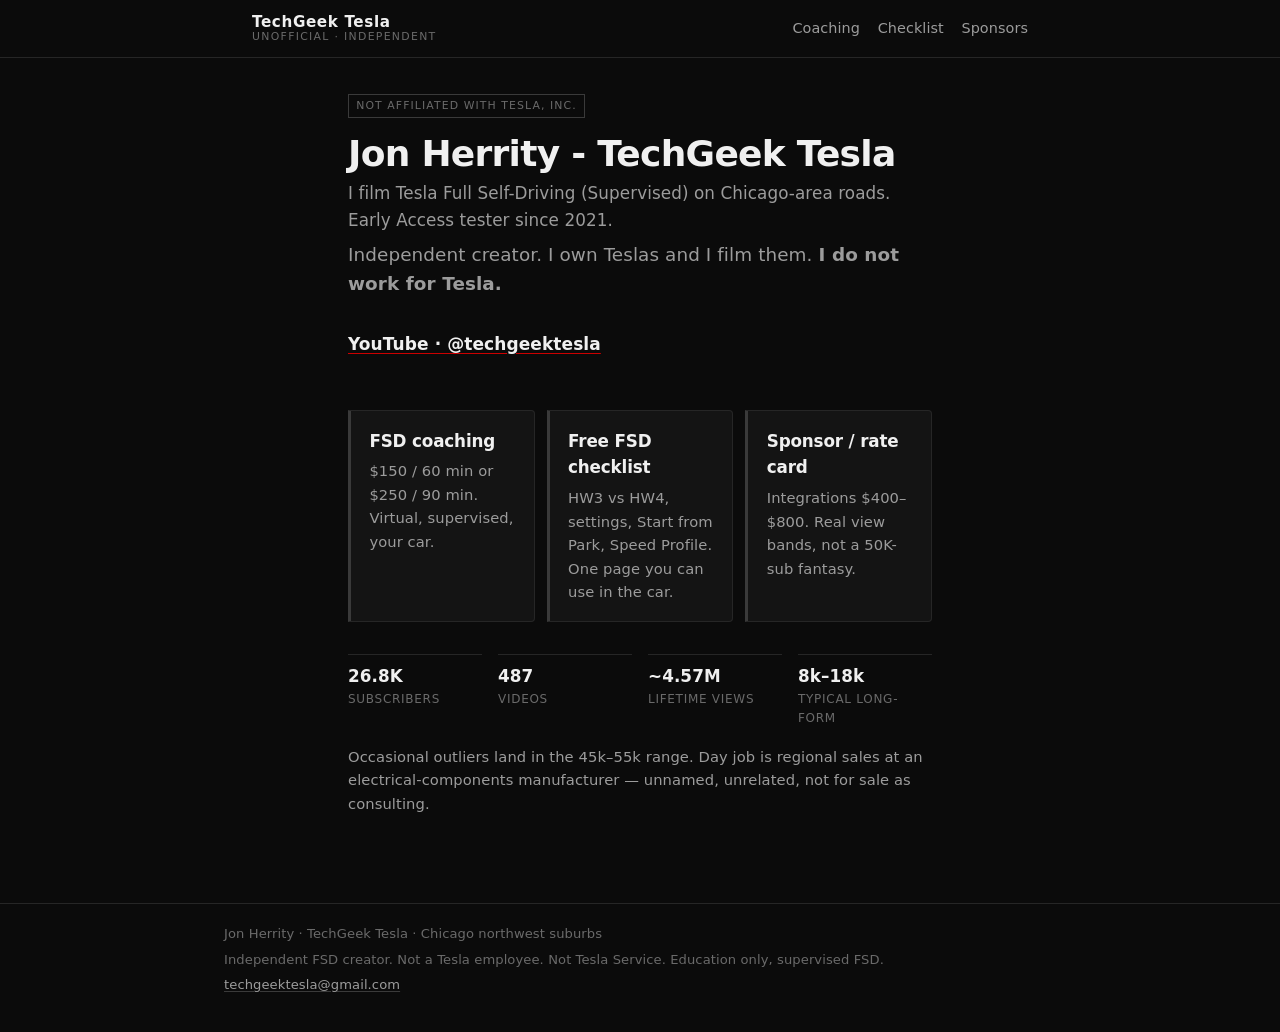
<file: index.html>
<!DOCTYPE html>
<html lang="en">
<head>
  <meta charset="utf-8">
  <meta name="viewport" content="width=device-width, initial-scale=1">
  <title>TechGeek Tesla — Jon Herrity, independent FSD creator</title>
  <meta name="description" content="Jon Herrity films Tesla Full Self-Driving (Supervised) on Chicago-area roads. Independent creator. Not a Tesla employee. FSD coaching, checklist, and sponsor rates.">
  <link rel="stylesheet" href="/styles.css">
</head>
<body>
  <a class="skip" href="#main">Skip to content</a>
  <header class="site-header">
    <div class="inner">
      <a class="brand" href="/">
        <span class="name">TechGeek Tesla</span>
        <span class="tag">Unofficial · independent</span>
      </a>
      <nav aria-label="Primary">
        <a href="/coaching/">Coaching</a>
        <a href="/checklist/">Checklist</a>
        <a href="/sponsors/">Sponsors</a>
      </nav>
    </div>
  </header>

  <main id="main">
    <div class="wrap">
      <p class="unofficial">Not affiliated with Tesla, Inc.</p>
      <div class="hero">
        <h1>Jon Herrity - TechGeek Tesla</h1>
        <p class="who">I film Tesla Full Self-Driving (Supervised) on Chicago-area roads. Early Access tester since 2021.</p>
        <p class="lede">Independent creator. I own Teslas and I film them. <strong>I do not work for Tesla.</strong></p>
        <a class="yt" href="https://www.youtube.com/@techgeektesla">YouTube · @techgeektesla</a>
      </div>

      <div class="cards">
        <a class="card" href="/coaching/">
          <h2>FSD coaching</h2>
          <p>$150 / 60 min or $250 / 90 min. Virtual, supervised, your car.</p>
        </a>
        <a class="card" href="/checklist/">
          <h2>Free FSD checklist</h2>
          <p>HW3 vs HW4, settings, Start from Park, Speed Profile. One page you can use in the car.</p>
        </a>
        <a class="card" href="/sponsors/">
          <h2>Sponsor / rate card</h2>
          <p>Integrations $400–$800. Real view bands, not a 50K-sub fantasy.</p>
        </a>
      </div>

      <ul class="stats">
        <li><span class="n">26.8K</span><span class="l">Subscribers</span></li>
        <li><span class="n">487</span><span class="l">Videos</span></li>
        <li><span class="n">~4.57M</span><span class="l">Lifetime views</span></li>
        <li><span class="n">8k–18k</span><span class="l">Typical long-form</span></li>
      </ul>
      <p class="meta" style="margin-top:1rem">Occasional outliers land in the 45k–55k range. Day job is regional sales at an electrical-components manufacturer — unnamed, unrelated, not for sale as consulting.</p>
    </div>
  </main>

  <footer class="site-footer">
    <div class="inner">
      <p>Jon Herrity · TechGeek Tesla · Chicago northwest suburbs</p>
      <p>Independent FSD creator. Not a Tesla employee. Not Tesla Service. Education only, supervised FSD.</p>
      <p><a href="mailto:techgeektesla@gmail.com">techgeektesla@gmail.com</a></p>
    </div>
  </footer>
</body>
</html>
</file>
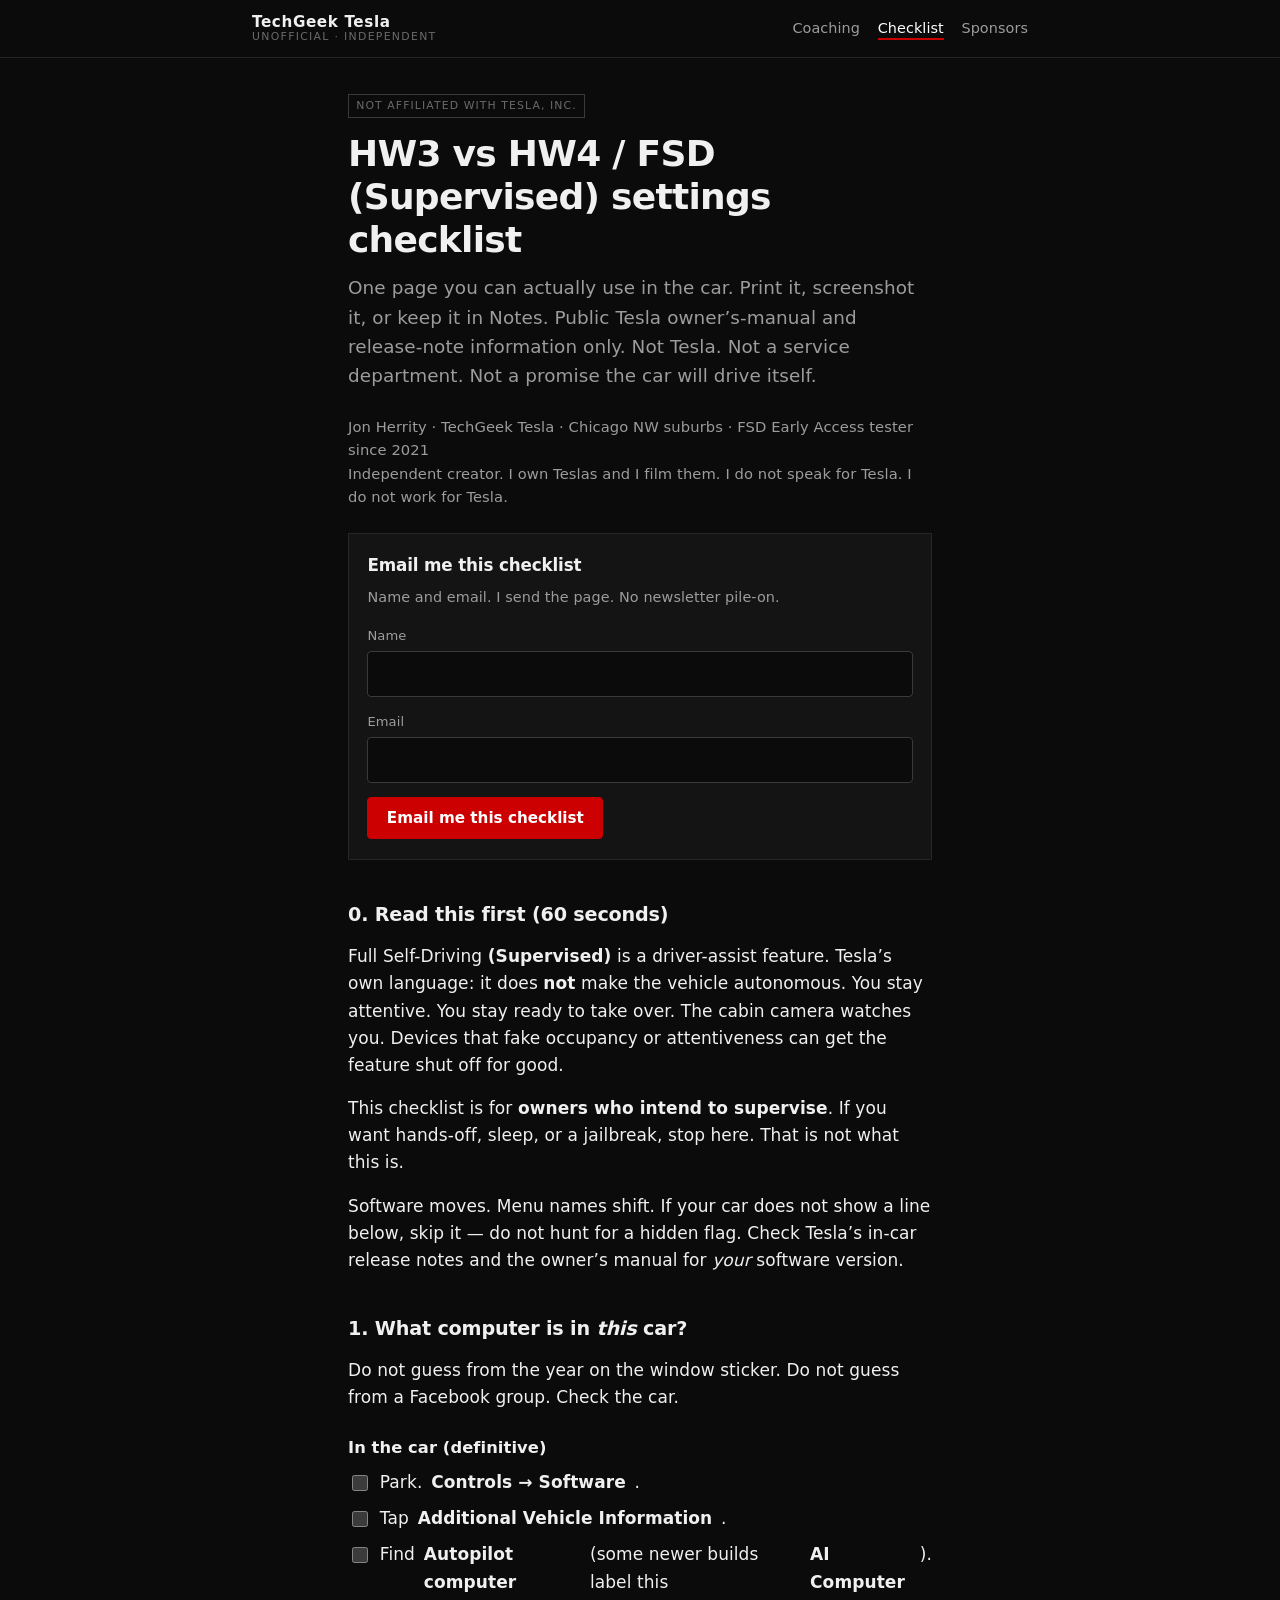
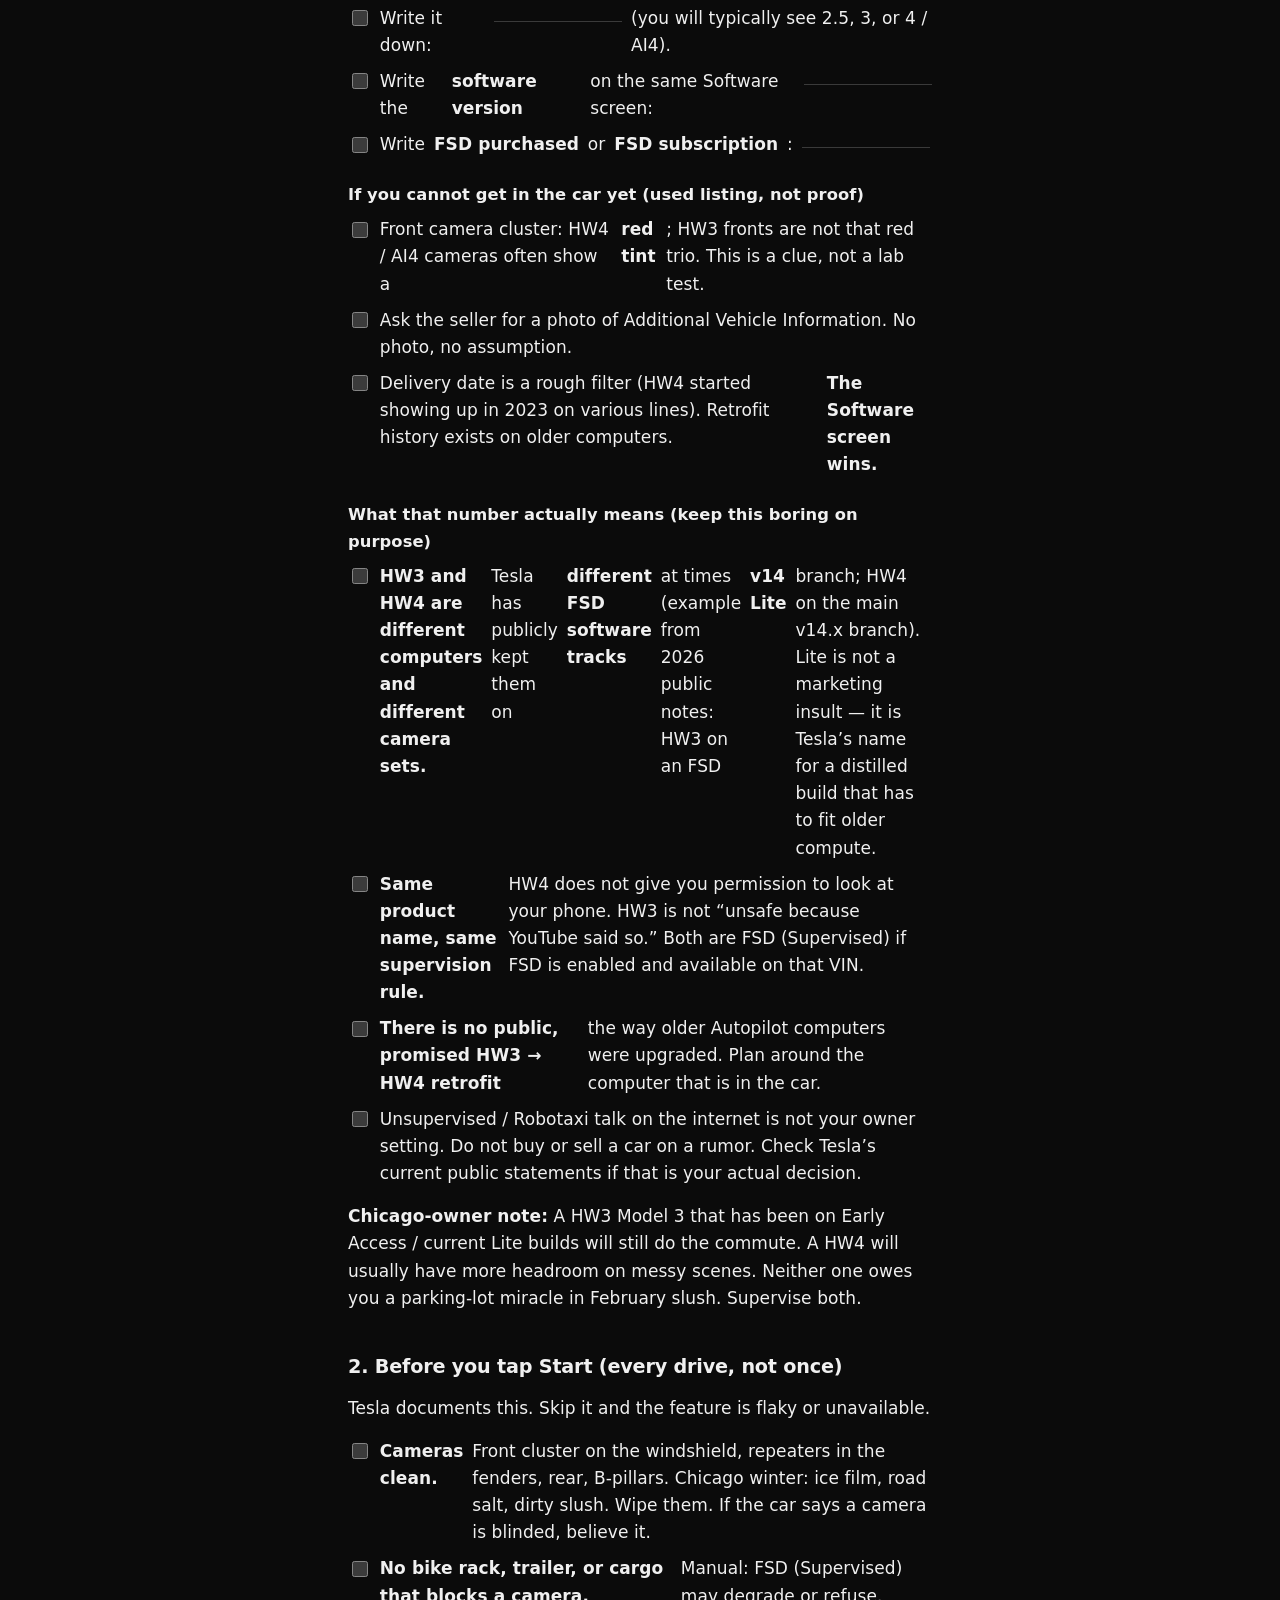
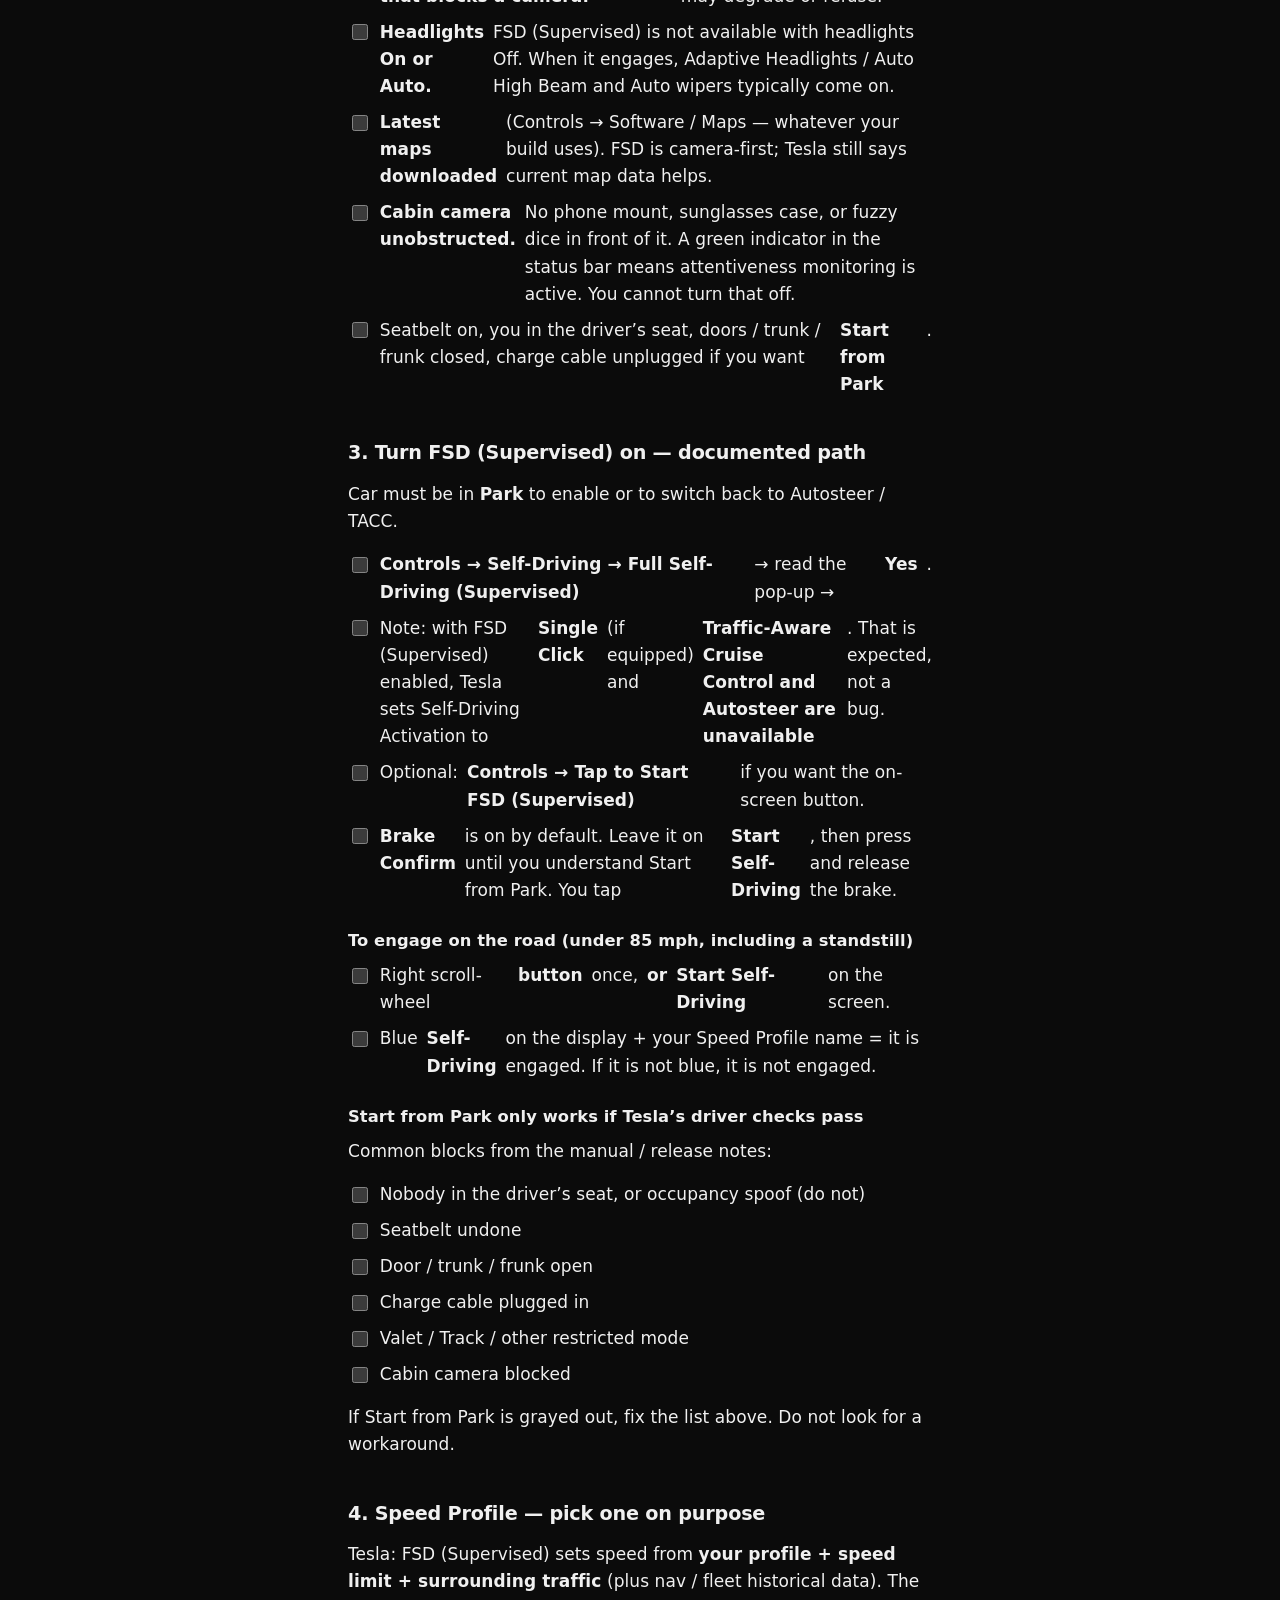
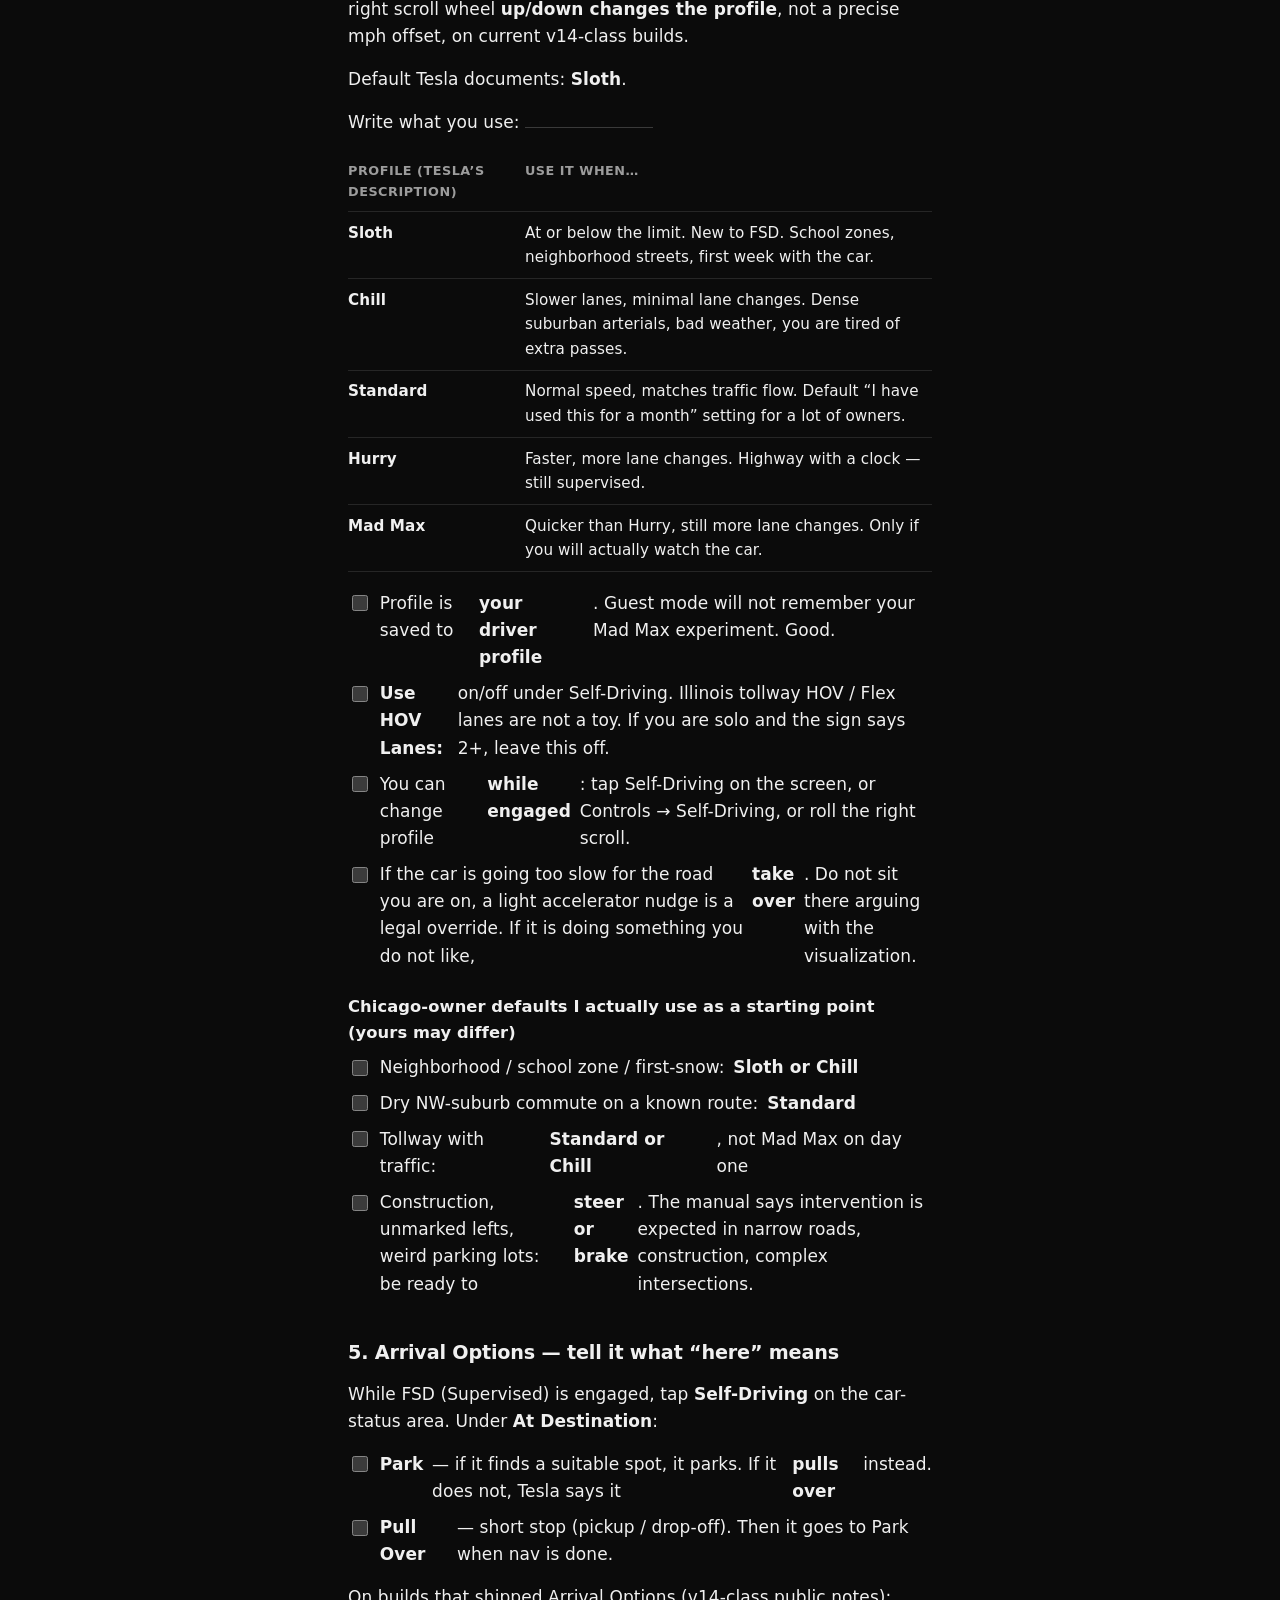
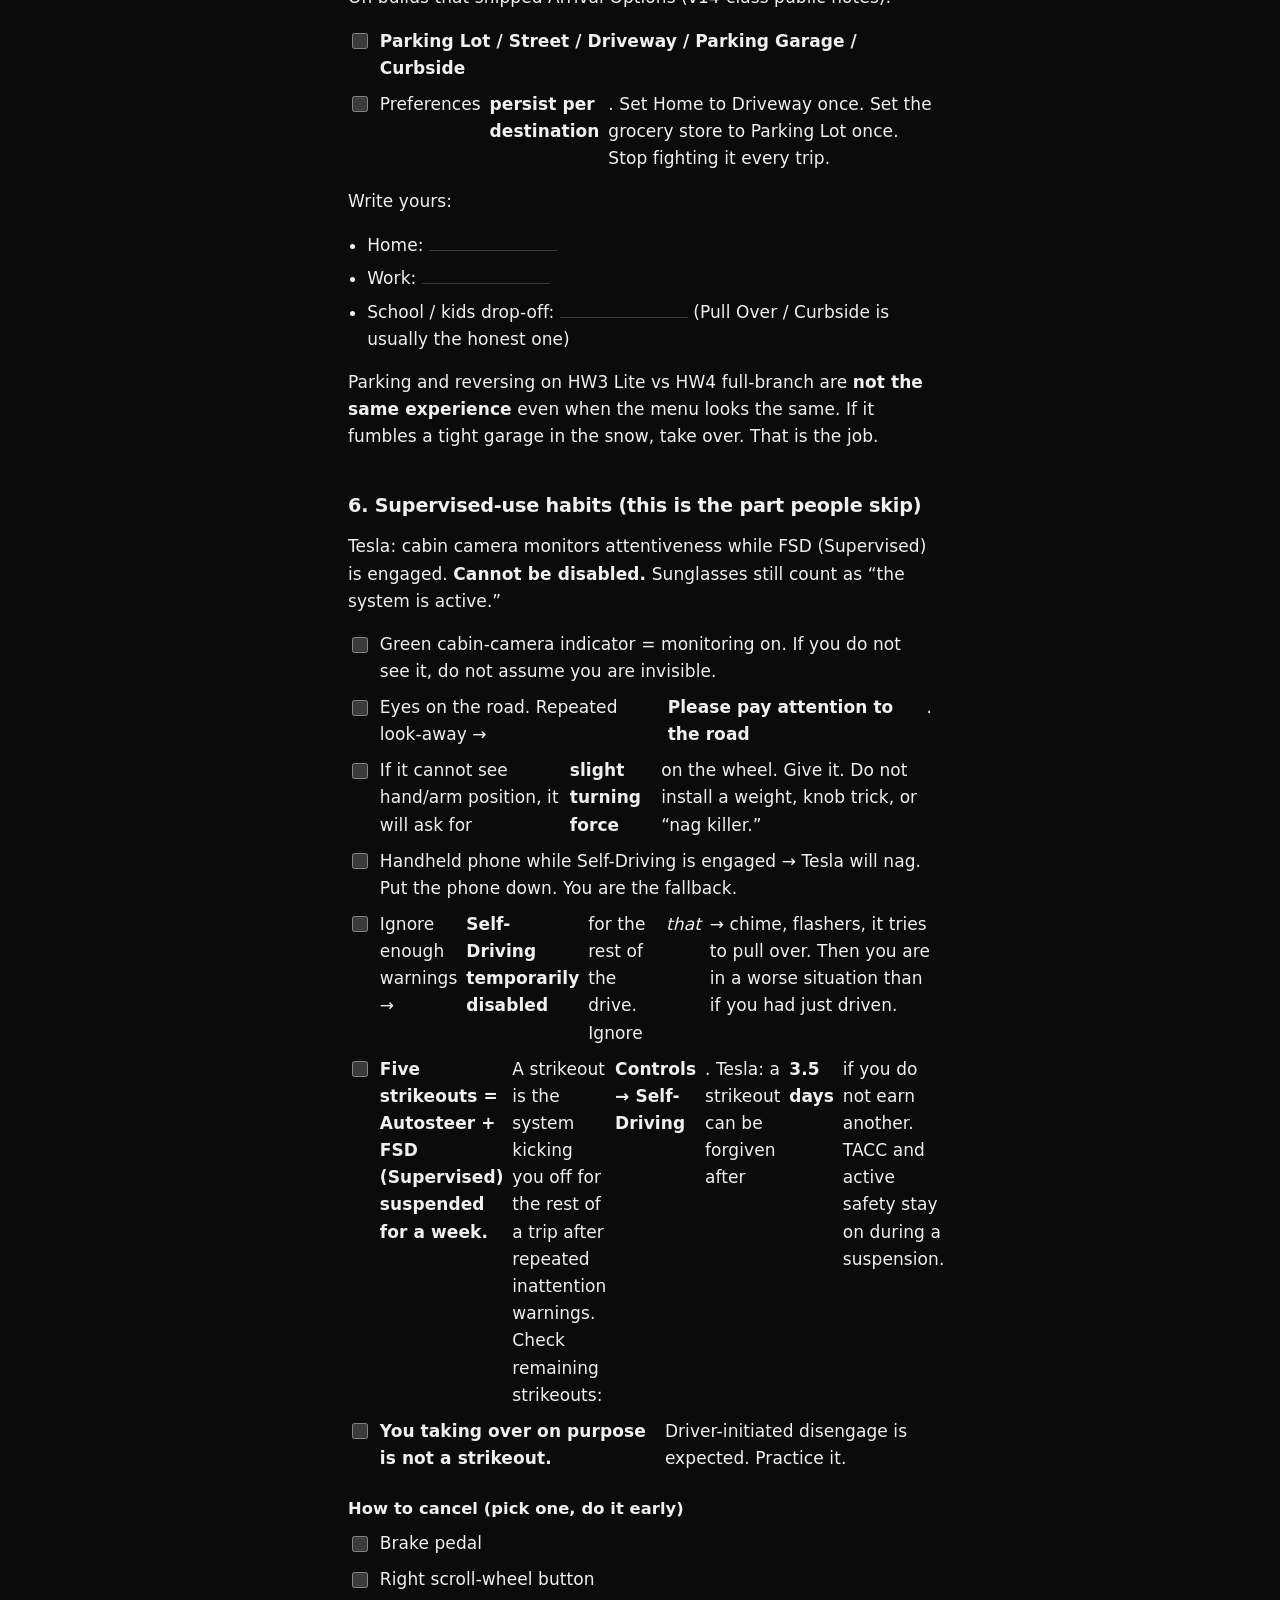
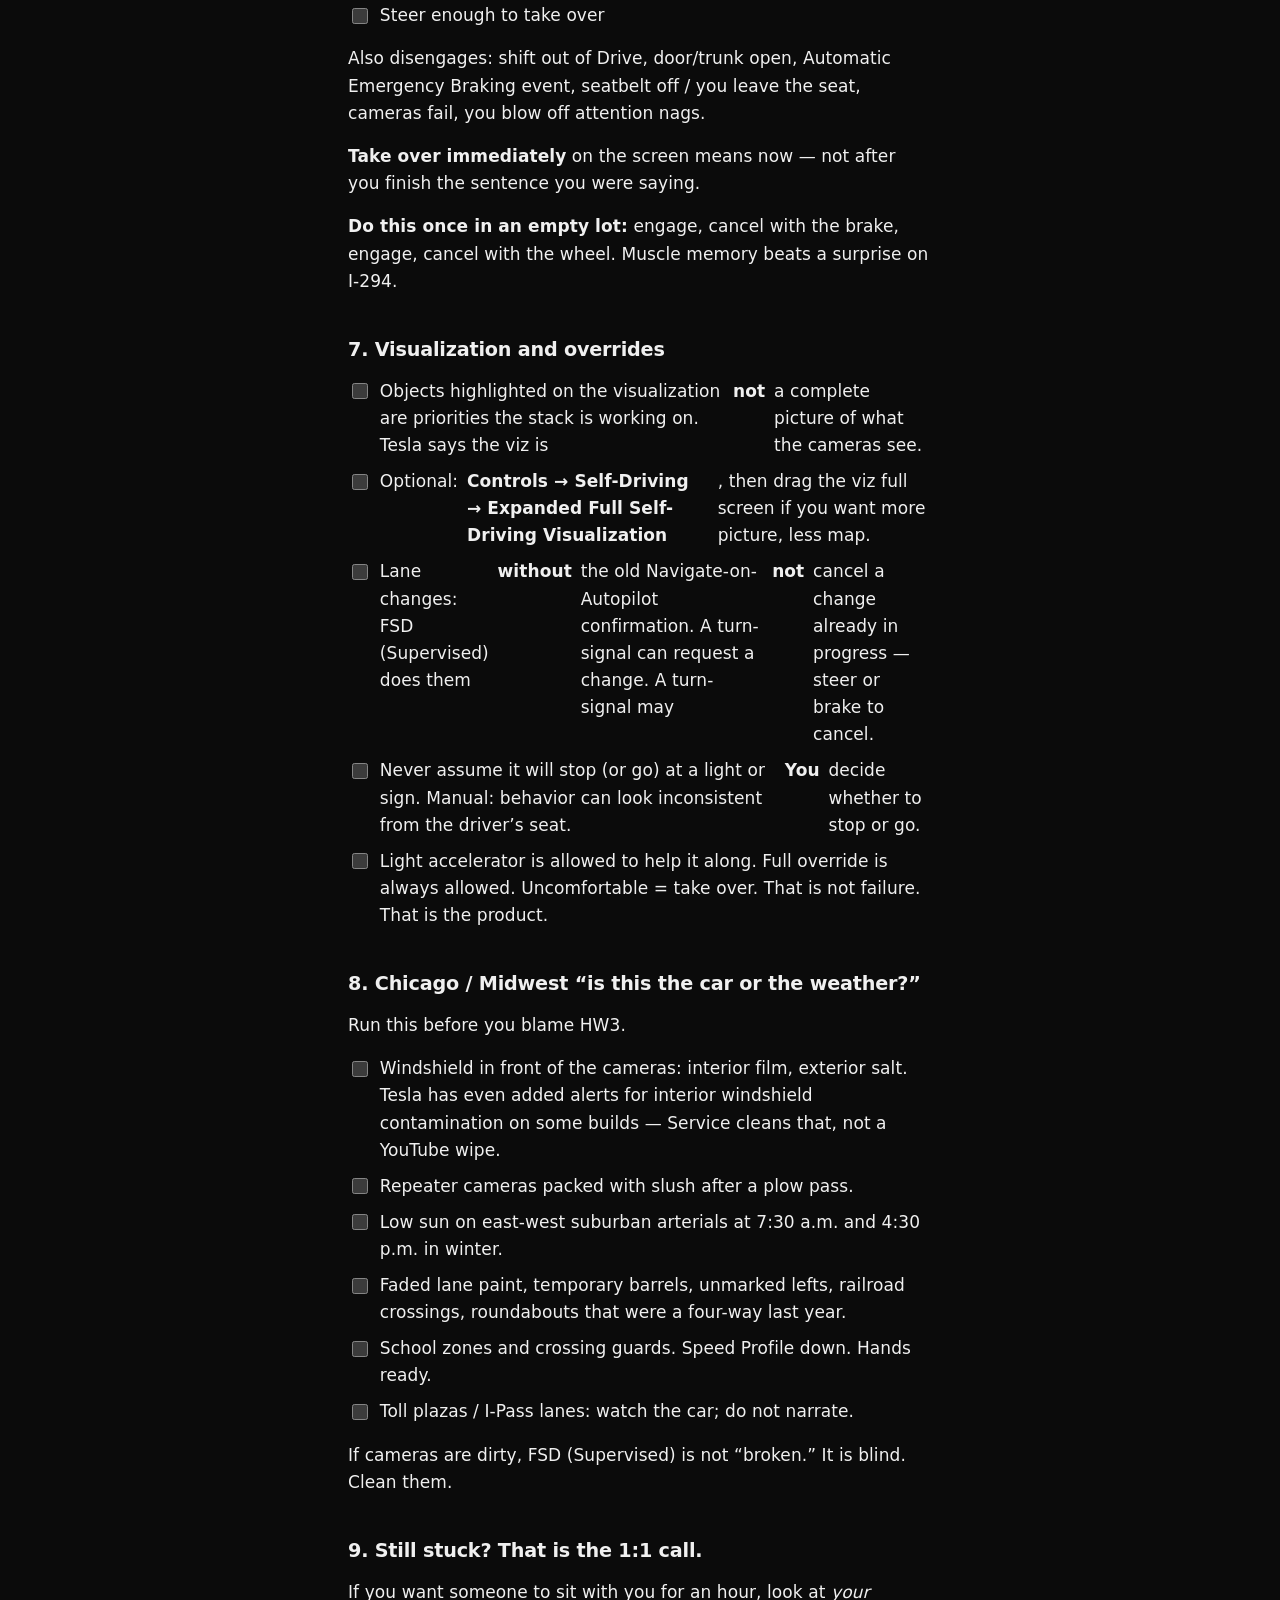
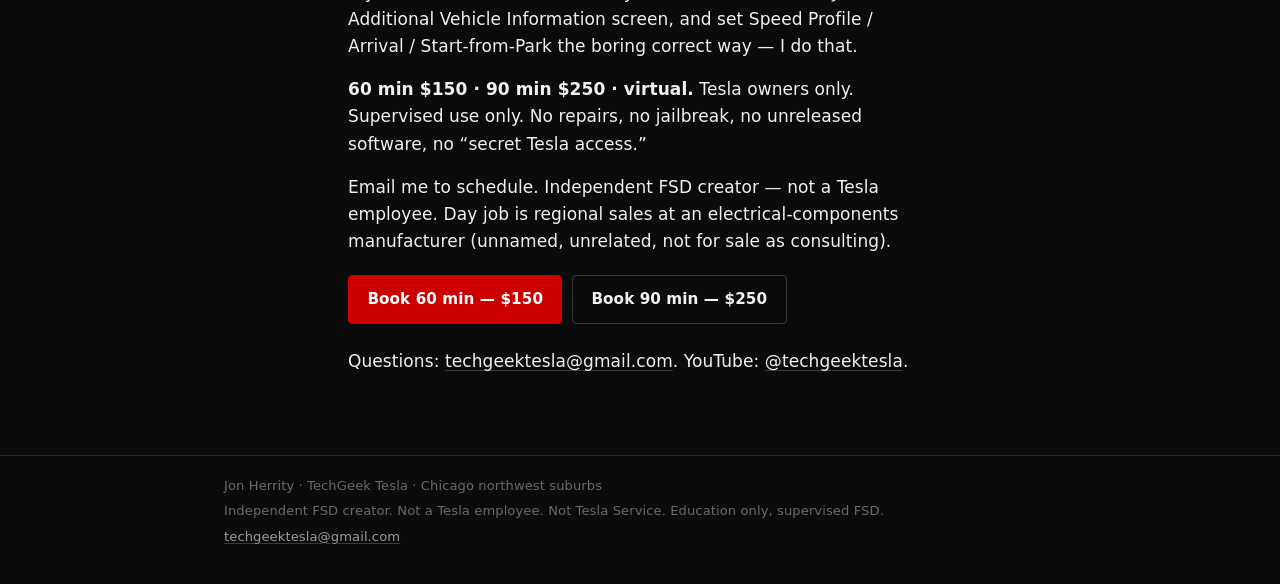
<file: checklist/index.html>
<!DOCTYPE html>
<html lang="en">
<head>
  <meta charset="utf-8">
  <meta name="viewport" content="width=device-width, initial-scale=1">
  <title>HW3 vs HW4 / FSD (Supervised) settings checklist — Jon Herrity / TechGeek Tesla</title>
  <meta name="description" content="One-page HW3 vs HW4 and FSD (Supervised) settings checklist you can use in the car. Public owner’s-manual information only. Independent creator — not Tesla.">
  <link rel="stylesheet" href="/styles.css">
</head>
<body>
  <a class="skip" href="#main">Skip to content</a>
  <header class="site-header">
    <div class="inner">
      <a class="brand" href="/">
        <span class="name">TechGeek Tesla</span>
        <span class="tag">Unofficial · independent</span>
      </a>
      <nav aria-label="Primary">
        <a href="/coaching/">Coaching</a>
        <a href="/checklist/" aria-current="page">Checklist</a>
        <a href="/sponsors/">Sponsors</a>
      </nav>
    </div>
  </header>

  <main id="main">
    <article class="wrap">
      <p class="unofficial">Not affiliated with Tesla, Inc.</p>
      <h1>HW3 vs HW4 / FSD (Supervised) settings checklist</h1>
      <p class="lede">One page you can actually use in the car. Print it, screenshot it, or keep it in Notes. Public Tesla owner’s-manual and release-note information only. Not Tesla. Not a service department. Not a promise the car will drive itself.</p>
      <p class="meta">Jon Herrity · TechGeek Tesla · Chicago NW suburbs · FSD Early Access tester since 2021<br>
      Independent creator. I own Teslas and I film them. I do not speak for Tesla. I do not work for Tesla.</p>

      <form class="capture" name="checklist" method="POST" data-netlify="true" action="/checklist/thanks/" netlify-honeypot="bot-field">
        <input type="hidden" name="form-name" value="checklist">
        <p class="hp" style="display:none" aria-hidden="true">
          <label>Leave empty <input name="bot-field"></label>
        </p>
        <h2>Email me this checklist</h2>
        <p class="hint">Name and email. I send the page. No newsletter pile-on.</p>
        <label class="field">
          <span>Name</span>
          <input type="text" name="name" autocomplete="name" required>
        </label>
        <label class="field">
          <span>Email</span>
          <input type="email" name="email" autocomplete="email" required>
        </label>
        <button class="btn" type="submit">Email me this checklist</button>
      </form>

      <h2>0. Read this first (60 seconds)</h2>
      <p>Full Self-Driving <strong>(Supervised)</strong> is a driver-assist feature. Tesla’s own language: it does <strong>not</strong> make the vehicle autonomous. You stay attentive. You stay ready to take over. The cabin camera watches you. Devices that fake occupancy or attentiveness can get the feature shut off for good.</p>
      <p>This checklist is for <strong>owners who intend to supervise</strong>. If you want hands-off, sleep, or a jailbreak, stop here. That is not what this is.</p>
      <p>Software moves. Menu names shift. If your car does not show a line below, skip it — do not hunt for a hidden flag. Check Tesla’s in-car release notes and the owner’s manual for <em>your</em> software version.</p>

      <h2>1. What computer is in <em>this</em> car?</h2>
      <p>Do not guess from the year on the window sticker. Do not guess from a Facebook group. Check the car.</p>

      <h3>In the car (definitive)</h3>
      <ul class="check-list">
        <li><label class="check"><input type="checkbox"> Park. <strong>Controls → Software</strong>.</label></li>
        <li><label class="check"><input type="checkbox"> Tap <strong>Additional Vehicle Information</strong>.</label></li>
        <li><label class="check"><input type="checkbox"> Find <strong>Autopilot computer</strong> (some newer builds label this <strong>AI Computer</strong>).</label></li>
        <li><label class="check"><input type="checkbox"> Write it down: <span class="write-in"></span> (you will typically see 2.5, 3, or 4 / AI4).</label></li>
        <li><label class="check"><input type="checkbox"> Write the <strong>software version</strong> on the same Software screen: <span class="write-in"></span></label></li>
        <li><label class="check"><input type="checkbox"> Write <strong>FSD purchased</strong> or <strong>FSD subscription</strong>: <span class="write-in"></span></label></li>
      </ul>

      <h3>If you cannot get in the car yet (used listing, not proof)</h3>
      <ul class="check-list">
        <li><label class="check"><input type="checkbox"> Front camera cluster: HW4 / AI4 cameras often show a <strong>red tint</strong>; HW3 fronts are not that red trio. This is a clue, not a lab test.</label></li>
        <li><label class="check"><input type="checkbox"> Ask the seller for a photo of Additional Vehicle Information. No photo, no assumption.</label></li>
        <li><label class="check"><input type="checkbox"> Delivery date is a rough filter (HW4 started showing up in 2023 on various lines). Retrofit history exists on older computers. <strong>The Software screen wins.</strong></label></li>
      </ul>

      <h3>What that number actually means (keep this boring on purpose)</h3>
      <ul class="check-list">
        <li><label class="check"><input type="checkbox"> <strong>HW3 and HW4 are different computers and different camera sets.</strong> Tesla has publicly kept them on <strong>different FSD software tracks</strong> at times (example from 2026 public notes: HW3 on an FSD <strong>v14 Lite</strong> branch; HW4 on the main v14.x branch). Lite is not a marketing insult — it is Tesla’s name for a distilled build that has to fit older compute.</label></li>
        <li><label class="check"><input type="checkbox"> <strong>Same product name, same supervision rule.</strong> HW4 does not give you permission to look at your phone. HW3 is not “unsafe because YouTube said so.” Both are FSD (Supervised) if FSD is enabled and available on that VIN.</label></li>
        <li><label class="check"><input type="checkbox"> <strong>There is no public, promised HW3 → HW4 retrofit</strong> the way older Autopilot computers were upgraded. Plan around the computer that is in the car.</label></li>
        <li><label class="check"><input type="checkbox"> Unsupervised / Robotaxi talk on the internet is not your owner setting. Do not buy or sell a car on a rumor. Check Tesla’s current public statements if that is your actual decision.</label></li>
      </ul>
      <p><strong>Chicago-owner note:</strong> A HW3 Model 3 that has been on Early Access / current Lite builds will still do the commute. A HW4 will usually have more headroom on messy scenes. Neither one owes you a parking-lot miracle in February slush. Supervise both.</p>

      <h2>2. Before you tap Start (every drive, not once)</h2>
      <p>Tesla documents this. Skip it and the feature is flaky or unavailable.</p>
      <ul class="check-list">
        <li><label class="check"><input type="checkbox"> <strong>Cameras clean.</strong> Front cluster on the windshield, repeaters in the fenders, rear, B-pillars. Chicago winter: ice film, road salt, dirty slush. Wipe them. If the car says a camera is blinded, believe it.</label></li>
        <li><label class="check"><input type="checkbox"> <strong>No bike rack, trailer, or cargo that blocks a camera.</strong> Manual: FSD (Supervised) may degrade or refuse.</label></li>
        <li><label class="check"><input type="checkbox"> <strong>Headlights On or Auto.</strong> FSD (Supervised) is not available with headlights Off. When it engages, Adaptive Headlights / Auto High Beam and Auto wipers typically come on.</label></li>
        <li><label class="check"><input type="checkbox"> <strong>Latest maps downloaded</strong> (Controls → Software / Maps — whatever your build uses). FSD is camera-first; Tesla still says current map data helps.</label></li>
        <li><label class="check"><input type="checkbox"> <strong>Cabin camera unobstructed.</strong> No phone mount, sunglasses case, or fuzzy dice in front of it. A green indicator in the status bar means attentiveness monitoring is active. You cannot turn that off.</label></li>
        <li><label class="check"><input type="checkbox"> Seatbelt on, you in the driver’s seat, doors / trunk / frunk closed, charge cable unplugged if you want <strong>Start from Park</strong>.</label></li>
      </ul>

      <h2>3. Turn FSD (Supervised) on — documented path</h2>
      <p>Car must be in <strong>Park</strong> to enable or to switch back to Autosteer / TACC.</p>
      <ul class="check-list">
        <li><label class="check"><input type="checkbox"> <strong>Controls → Self-Driving → Full Self-Driving (Supervised)</strong> → read the pop-up → <strong>Yes</strong>.</label></li>
        <li><label class="check"><input type="checkbox"> Note: with FSD (Supervised) enabled, Tesla sets Self-Driving Activation to <strong>Single Click</strong> (if equipped) and <strong>Traffic-Aware Cruise Control and Autosteer are unavailable</strong>. That is expected, not a bug.</label></li>
        <li><label class="check"><input type="checkbox"> Optional: <strong>Controls → Tap to Start FSD (Supervised)</strong> if you want the on-screen button.</label></li>
        <li><label class="check"><input type="checkbox"> <strong>Brake Confirm</strong> is on by default. Leave it on until you understand Start from Park. You tap <strong>Start Self-Driving</strong>, then press and release the brake.</label></li>
      </ul>

      <h3>To engage on the road (under 85 mph, including a standstill)</h3>
      <ul class="check-list">
        <li><label class="check"><input type="checkbox"> Right scroll-wheel <strong>button</strong> once, <strong>or</strong> <strong>Start Self-Driving</strong> on the screen.</label></li>
        <li><label class="check"><input type="checkbox"> Blue <strong>Self-Driving</strong> on the display + your Speed Profile name = it is engaged. If it is not blue, it is not engaged.</label></li>
      </ul>

      <h3>Start from Park only works if Tesla’s driver checks pass</h3>
      <p>Common blocks from the manual / release notes:</p>
      <ul class="check-list">
        <li><label class="check"><input type="checkbox"> Nobody in the driver’s seat, or occupancy spoof (do not)</label></li>
        <li><label class="check"><input type="checkbox"> Seatbelt undone</label></li>
        <li><label class="check"><input type="checkbox"> Door / trunk / frunk open</label></li>
        <li><label class="check"><input type="checkbox"> Charge cable plugged in</label></li>
        <li><label class="check"><input type="checkbox"> Valet / Track / other restricted mode</label></li>
        <li><label class="check"><input type="checkbox"> Cabin camera blocked</label></li>
      </ul>
      <p>If Start from Park is grayed out, fix the list above. Do not look for a workaround.</p>

      <h2>4. Speed Profile — pick one on purpose</h2>
      <p>Tesla: FSD (Supervised) sets speed from <strong>your profile + speed limit + surrounding traffic</strong> (plus nav / fleet historical data). The right scroll wheel <strong>up/down changes the profile</strong>, not a precise mph offset, on current v14-class builds.</p>
      <p>Default Tesla documents: <strong>Sloth</strong>.</p>
      <p>Write what you use: <span class="write-in"></span></p>
      <table class="profile-table">
        <thead>
          <tr>
            <th>Profile (Tesla’s description)</th>
            <th>Use it when…</th>
          </tr>
        </thead>
        <tbody>
          <tr>
            <td><strong>Sloth</strong></td>
            <td>At or below the limit. New to FSD. School zones, neighborhood streets, first week with the car.</td>
          </tr>
          <tr>
            <td><strong>Chill</strong></td>
            <td>Slower lanes, minimal lane changes. Dense suburban arterials, bad weather, you are tired of extra passes.</td>
          </tr>
          <tr>
            <td><strong>Standard</strong></td>
            <td>Normal speed, matches traffic flow. Default “I have used this for a month” setting for a lot of owners.</td>
          </tr>
          <tr>
            <td><strong>Hurry</strong></td>
            <td>Faster, more lane changes. Highway with a clock — still supervised.</td>
          </tr>
          <tr>
            <td><strong>Mad Max</strong></td>
            <td>Quicker than Hurry, still more lane changes. Only if you will actually watch the car.</td>
          </tr>
        </tbody>
      </table>
      <ul class="check-list">
        <li><label class="check"><input type="checkbox"> Profile is saved to <strong>your driver profile</strong>. Guest mode will not remember your Mad Max experiment. Good.</label></li>
        <li><label class="check"><input type="checkbox"> <strong>Use HOV Lanes:</strong> on/off under Self-Driving. Illinois tollway HOV / Flex lanes are not a toy. If you are solo and the sign says 2+, leave this off.</label></li>
        <li><label class="check"><input type="checkbox"> You can change profile <strong>while engaged</strong>: tap Self-Driving on the screen, or Controls → Self-Driving, or roll the right scroll.</label></li>
        <li><label class="check"><input type="checkbox"> If the car is going too slow for the road you are on, a light accelerator nudge is a legal override. If it is doing something you do not like, <strong>take over</strong>. Do not sit there arguing with the visualization.</label></li>
      </ul>

      <h3>Chicago-owner defaults I actually use as a starting point (yours may differ)</h3>
      <ul class="check-list">
        <li><label class="check"><input type="checkbox"> Neighborhood / school zone / first-snow: <strong>Sloth or Chill</strong></label></li>
        <li><label class="check"><input type="checkbox"> Dry NW-suburb commute on a known route: <strong>Standard</strong></label></li>
        <li><label class="check"><input type="checkbox"> Tollway with traffic: <strong>Standard or Chill</strong>, not Mad Max on day one</label></li>
        <li><label class="check"><input type="checkbox"> Construction, unmarked lefts, weird parking lots: be ready to <strong>steer or brake</strong>. The manual says intervention is expected in narrow roads, construction, complex intersections.</label></li>
      </ul>

      <h2>5. Arrival Options — tell it what “here” means</h2>
      <p>While FSD (Supervised) is engaged, tap <strong>Self-Driving</strong> on the car-status area. Under <strong>At Destination</strong>:</p>
      <ul class="check-list">
        <li><label class="check"><input type="checkbox"> <strong>Park</strong> — if it finds a suitable spot, it parks. If it does not, Tesla says it <strong>pulls over</strong> instead.</label></li>
        <li><label class="check"><input type="checkbox"> <strong>Pull Over</strong> — short stop (pickup / drop-off). Then it goes to Park when nav is done.</label></li>
      </ul>
      <p>On builds that shipped Arrival Options (v14-class public notes):</p>
      <ul class="check-list">
        <li><label class="check"><input type="checkbox"> <strong>Parking Lot / Street / Driveway / Parking Garage / Curbside</strong></label></li>
        <li><label class="check"><input type="checkbox"> Preferences <strong>persist per destination</strong>. Set Home to Driveway once. Set the grocery store to Parking Lot once. Stop fighting it every trip.</label></li>
      </ul>
      <p>Write yours:</p>
      <ul>
        <li>Home: <span class="write-in"></span></li>
        <li>Work: <span class="write-in"></span></li>
        <li>School / kids drop-off: <span class="write-in"></span> (Pull Over / Curbside is usually the honest one)</li>
      </ul>
      <p>Parking and reversing on HW3 Lite vs HW4 full-branch are <strong>not the same experience</strong> even when the menu looks the same. If it fumbles a tight garage in the snow, take over. That is the job.</p>

      <h2>6. Supervised-use habits (this is the part people skip)</h2>
      <p>Tesla: cabin camera monitors attentiveness while FSD (Supervised) is engaged. <strong>Cannot be disabled.</strong> Sunglasses still count as “the system is active.”</p>
      <ul class="check-list">
        <li><label class="check"><input type="checkbox"> Green cabin-camera indicator = monitoring on. If you do not see it, do not assume you are invisible.</label></li>
        <li><label class="check"><input type="checkbox"> Eyes on the road. Repeated look-away → <strong>Please pay attention to the road</strong>.</label></li>
        <li><label class="check"><input type="checkbox"> If it cannot see hand/arm position, it will ask for <strong>slight turning force</strong> on the wheel. Give it. Do not install a weight, knob trick, or “nag killer.”</label></li>
        <li><label class="check"><input type="checkbox"> Handheld phone while Self-Driving is engaged → Tesla will nag. Put the phone down. You are the fallback.</label></li>
        <li><label class="check"><input type="checkbox"> Ignore enough warnings → <strong>Self-Driving temporarily disabled</strong> for the rest of the drive. Ignore <em>that</em> → chime, flashers, it tries to pull over. Then you are in a worse situation than if you had just driven.</label></li>
        <li><label class="check"><input type="checkbox"> <strong>Five strikeouts = Autosteer + FSD (Supervised) suspended for a week.</strong> A strikeout is the system kicking you off for the rest of a trip after repeated inattention warnings. Check remaining strikeouts: <strong>Controls → Self-Driving</strong>. Tesla: a strikeout can be forgiven after <strong>3.5 days</strong> if you do not earn another. TACC and active safety stay on during a suspension.</label></li>
        <li><label class="check"><input type="checkbox"> <strong>You taking over on purpose is not a strikeout.</strong> Driver-initiated disengage is expected. Practice it.</label></li>
      </ul>

      <h3>How to cancel (pick one, do it early)</h3>
      <ul class="check-list">
        <li><label class="check"><input type="checkbox"> Brake pedal</label></li>
        <li><label class="check"><input type="checkbox"> Right scroll-wheel button</label></li>
        <li><label class="check"><input type="checkbox"> Steer enough to take over</label></li>
      </ul>
      <p>Also disengages: shift out of Drive, door/trunk open, Automatic Emergency Braking event, seatbelt off / you leave the seat, cameras fail, you blow off attention nags.</p>
      <p><strong>Take over immediately</strong> on the screen means now — not after you finish the sentence you were saying.</p>
      <p><strong>Do this once in an empty lot:</strong> engage, cancel with the brake, engage, cancel with the wheel. Muscle memory beats a surprise on I-294.</p>

      <h2>7. Visualization and overrides</h2>
      <ul class="check-list">
        <li><label class="check"><input type="checkbox"> Objects highlighted on the visualization are priorities the stack is working on. Tesla says the viz is <strong>not</strong> a complete picture of what the cameras see.</label></li>
        <li><label class="check"><input type="checkbox"> Optional: <strong>Controls → Self-Driving → Expanded Full Self-Driving Visualization</strong>, then drag the viz full screen if you want more picture, less map.</label></li>
        <li><label class="check"><input type="checkbox"> Lane changes: FSD (Supervised) does them <strong>without</strong> the old Navigate-on-Autopilot confirmation. A turn-signal can request a change. A turn-signal may <strong>not</strong> cancel a change already in progress — steer or brake to cancel.</label></li>
        <li><label class="check"><input type="checkbox"> Never assume it will stop (or go) at a light or sign. Manual: behavior can look inconsistent from the driver’s seat. <strong>You</strong> decide whether to stop or go.</label></li>
        <li><label class="check"><input type="checkbox"> Light accelerator is allowed to help it along. Full override is always allowed. Uncomfortable = take over. That is not failure. That is the product.</label></li>
      </ul>

      <h2>8. Chicago / Midwest “is this the car or the weather?”</h2>
      <p>Run this before you blame HW3.</p>
      <ul class="check-list">
        <li><label class="check"><input type="checkbox"> Windshield in front of the cameras: interior film, exterior salt. Tesla has even added alerts for interior windshield contamination on some builds — Service cleans that, not a YouTube wipe.</label></li>
        <li><label class="check"><input type="checkbox"> Repeater cameras packed with slush after a plow pass.</label></li>
        <li><label class="check"><input type="checkbox"> Low sun on east-west suburban arterials at 7:30 a.m. and 4:30 p.m. in winter.</label></li>
        <li><label class="check"><input type="checkbox"> Faded lane paint, temporary barrels, unmarked lefts, railroad crossings, roundabouts that were a four-way last year.</label></li>
        <li><label class="check"><input type="checkbox"> School zones and crossing guards. Speed Profile down. Hands ready.</label></li>
        <li><label class="check"><input type="checkbox"> Toll plazas / I-Pass lanes: watch the car; do not narrate.</label></li>
      </ul>
      <p>If cameras are dirty, FSD (Supervised) is not “broken.” It is blind. Clean them.</p>

      <h2>9. Still stuck? That is the 1:1 call.</h2>
      <p>If you want someone to sit with you for an hour, look at <em>your</em> Additional Vehicle Information screen, and set Speed Profile / Arrival / Start-from-Park the boring correct way — I do that.</p>
      <p><strong>60 min $150 · 90 min $250 · virtual.</strong> Tesla owners only. Supervised use only. No repairs, no jailbreak, no unreleased software, no “secret Tesla access.”</p>
      <p>Email me to schedule. Independent FSD creator — not a Tesla employee. Day job is regional sales at an electrical-components manufacturer (unnamed, unrelated, not for sale as consulting).</p>
      <div class="btn-row">
        <a class="btn" href="mailto:techgeektesla@gmail.com?subject=FSD%20coaching&amp;body=I%27d%20like%20to%20book%20a%2060-minute%20FSD%20coaching%20session%20(%24150).">Book 60 min — $150</a>
        <a class="btn btn-ghost" href="mailto:techgeektesla@gmail.com?subject=FSD%20coaching&amp;body=I%27d%20like%20to%20book%20a%2090-minute%20FSD%20coaching%20session%20(%24250).">Book 90 min — $250</a>
      </div>
      <p>Questions: <a href="mailto:techgeektesla@gmail.com">techgeektesla@gmail.com</a>. YouTube: <a href="https://www.youtube.com/@techgeektesla">@techgeektesla</a>.</p>
    </article>
  </main>

  <footer class="site-footer">
    <div class="inner">
      <p>Jon Herrity · TechGeek Tesla · Chicago northwest suburbs</p>
      <p>Independent FSD creator. Not a Tesla employee. Not Tesla Service. Education only, supervised FSD.</p>
      <p><a href="mailto:techgeektesla@gmail.com">techgeektesla@gmail.com</a></p>
    </div>
  </footer>
</body>
</html>
</file>
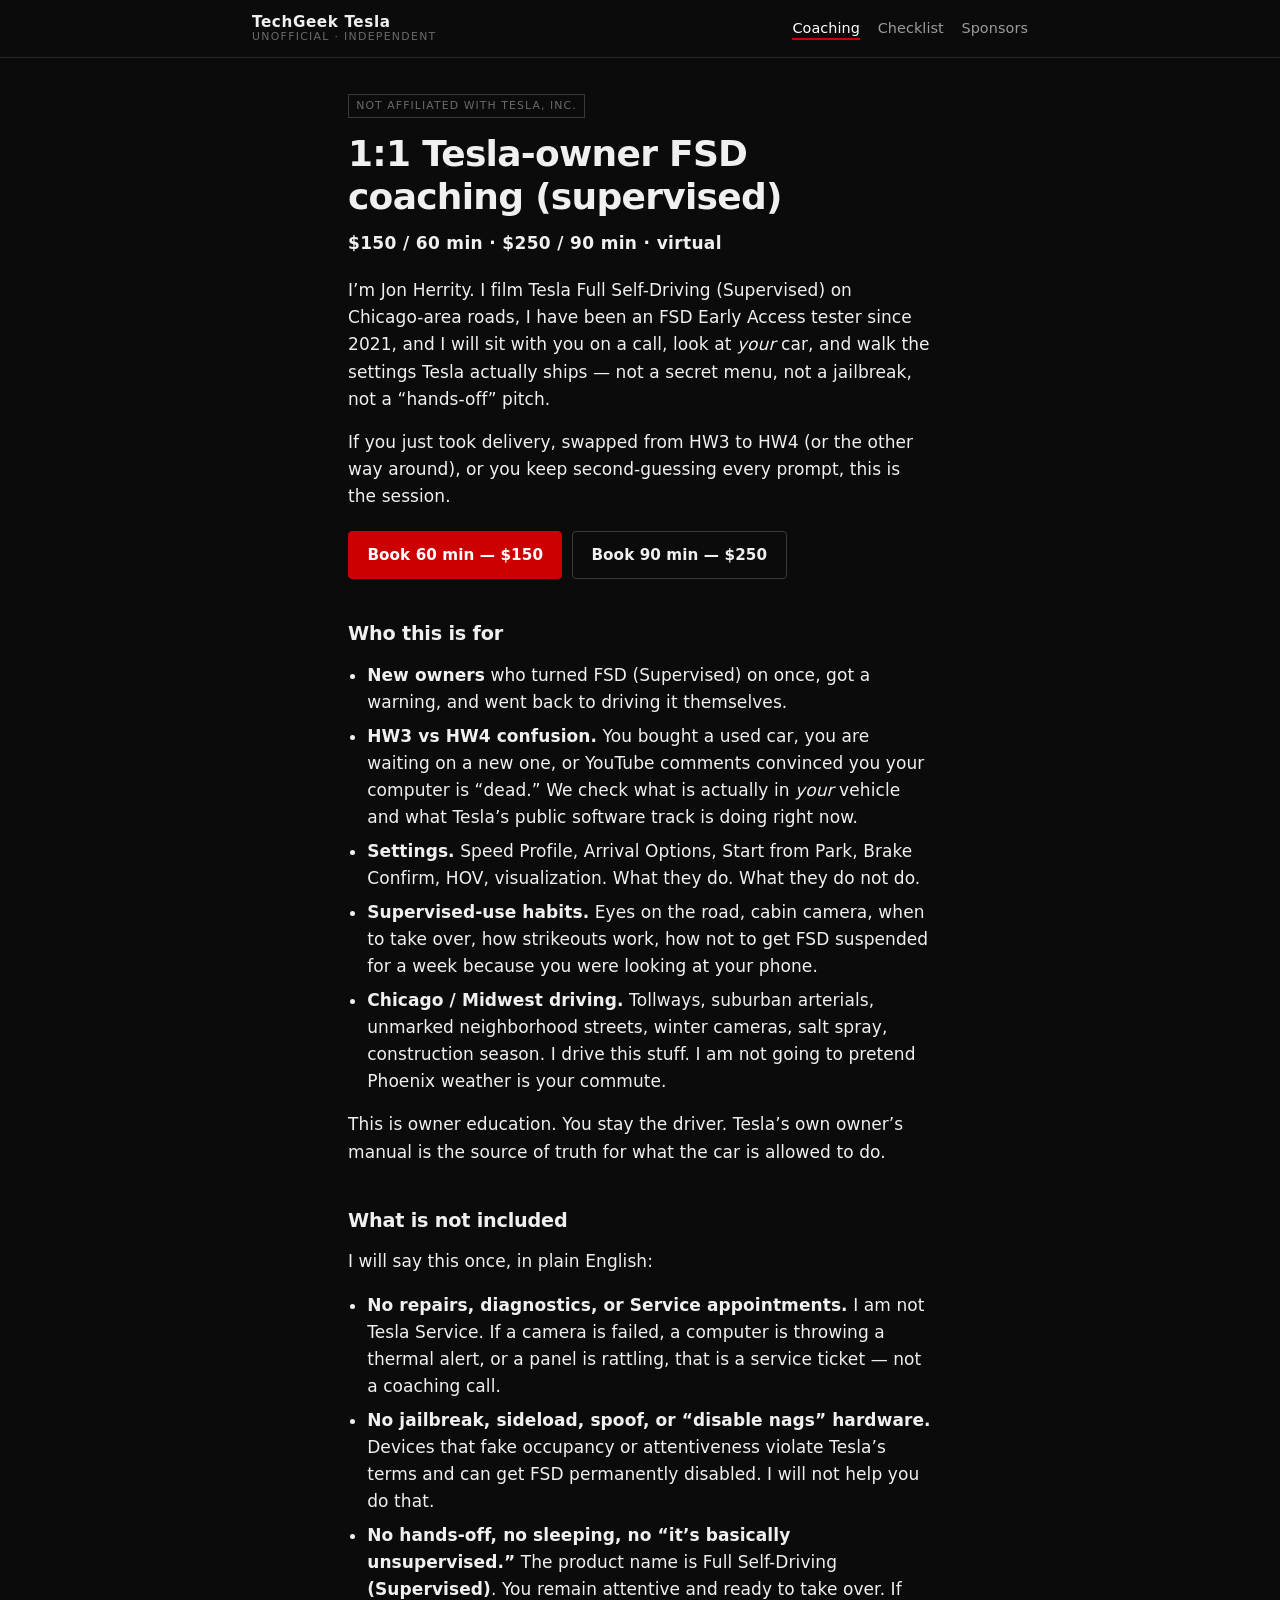
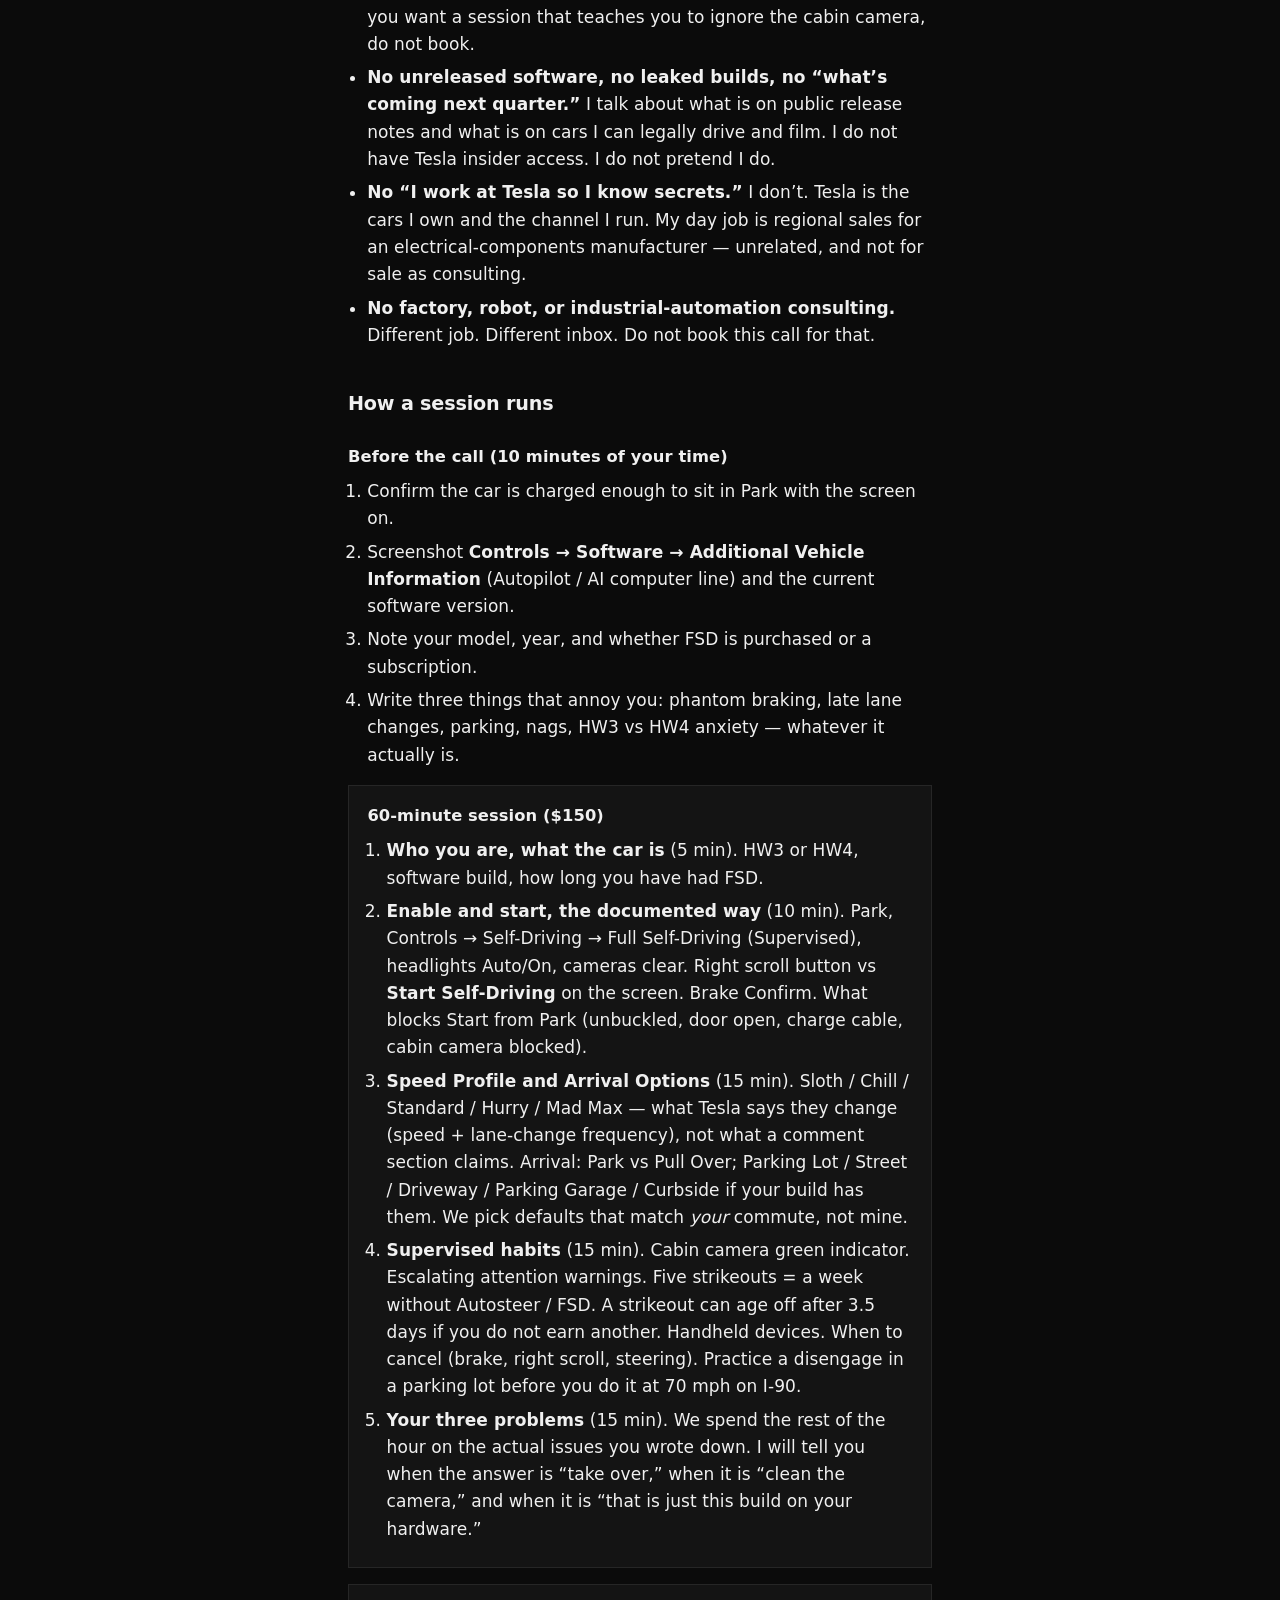
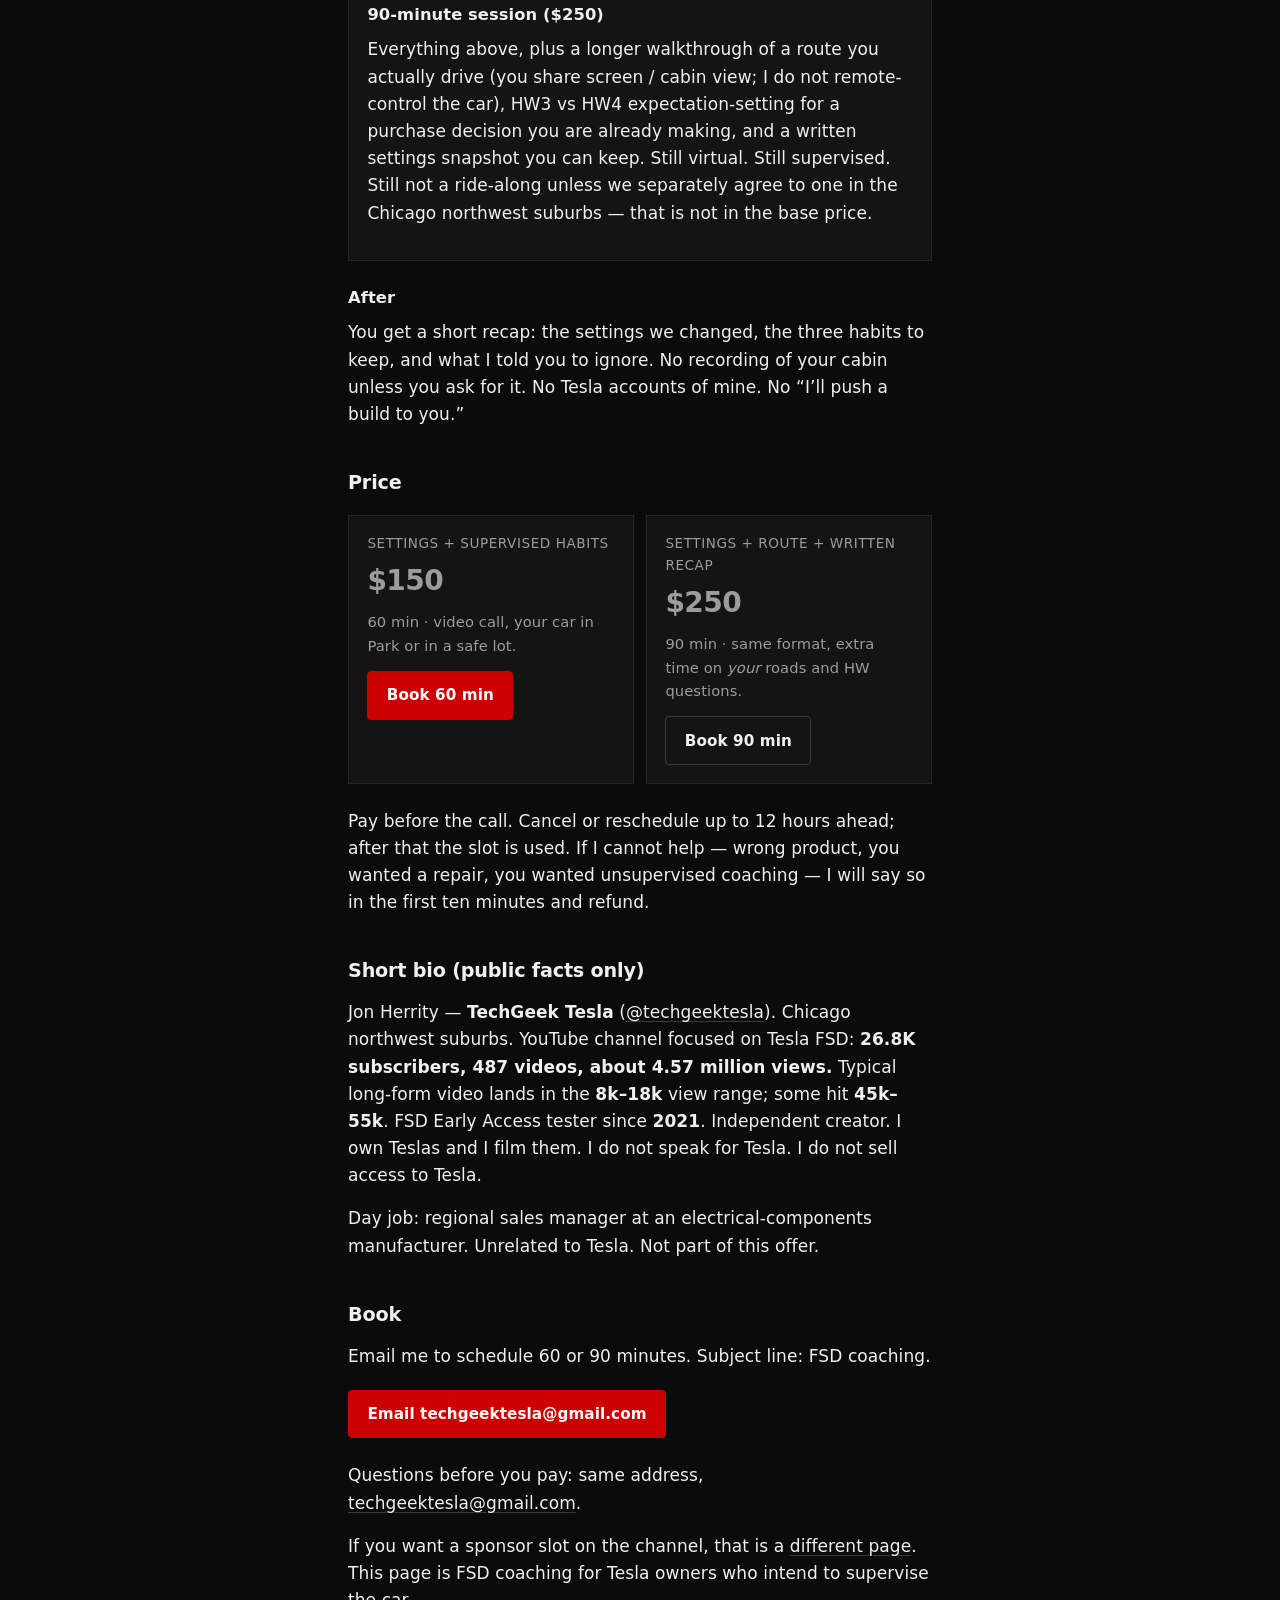
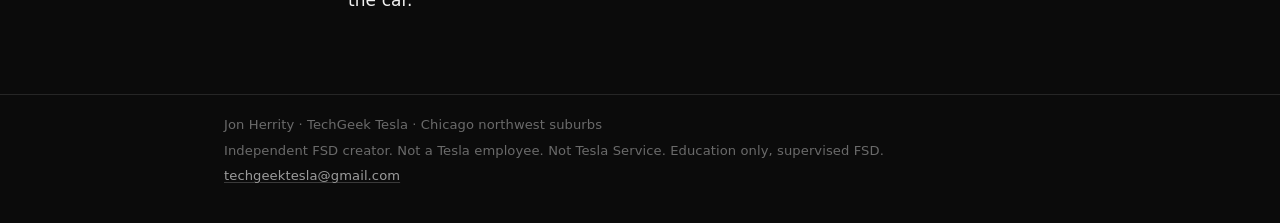
<file: coaching/index.html>
<!DOCTYPE html>
<html lang="en">
<head>
  <meta charset="utf-8">
  <meta name="viewport" content="width=device-width, initial-scale=1">
  <title>1:1 FSD coaching (supervised) — Jon Herrity / TechGeek Tesla</title>
  <meta name="description" content="Virtual FSD (Supervised) coaching for Tesla owners. $150 / 60 min or $250 / 90 min. Settings, HW3 vs HW4, Chicago-area roads. Independent creator — not Tesla.">
  <link rel="stylesheet" href="/styles.css">
</head>
<body>
  <a class="skip" href="#main">Skip to content</a>
  <header class="site-header">
    <div class="inner">
      <a class="brand" href="/">
        <span class="name">TechGeek Tesla</span>
        <span class="tag">Unofficial · independent</span>
      </a>
      <nav aria-label="Primary">
        <a href="/coaching/" aria-current="page">Coaching</a>
        <a href="/checklist/">Checklist</a>
        <a href="/sponsors/">Sponsors</a>
      </nav>
    </div>
  </header>

  <main id="main">
    <article class="wrap">
      <p class="unofficial">Not affiliated with Tesla, Inc.</p>
      <h1>1:1 Tesla-owner FSD coaching (supervised)</h1>
      <p class="price-line"><strong>$150 / 60 min · $250 / 90 min · virtual</strong></p>

      <p>I’m Jon Herrity. I film Tesla Full Self-Driving (Supervised) on Chicago-area roads, I have been an FSD Early Access tester since 2021, and I will sit with you on a call, look at <em>your</em> car, and walk the settings Tesla actually ships — not a secret menu, not a jailbreak, not a “hands-off” pitch.</p>
      <p>If you just took delivery, swapped from HW3 to HW4 (or the other way around), or you keep second-guessing every prompt, this is the session.</p>

      <div class="btn-row">
        <a class="btn" href="mailto:techgeektesla@gmail.com?subject=FSD%20coaching&amp;body=I%27d%20like%20to%20book%20a%2060-minute%20FSD%20coaching%20session%20(%24150).">Book 60 min — $150</a>
        <a class="btn btn-ghost" href="mailto:techgeektesla@gmail.com?subject=FSD%20coaching&amp;body=I%27d%20like%20to%20book%20a%2090-minute%20FSD%20coaching%20session%20(%24250).">Book 90 min — $250</a>
      </div>

      <h2>Who this is for</h2>
      <ul>
        <li><strong>New owners</strong> who turned FSD (Supervised) on once, got a warning, and went back to driving it themselves.</li>
        <li><strong>HW3 vs HW4 confusion.</strong> You bought a used car, you are waiting on a new one, or YouTube comments convinced you your computer is “dead.” We check what is actually in <em>your</em> vehicle and what Tesla’s public software track is doing right now.</li>
        <li><strong>Settings.</strong> Speed Profile, Arrival Options, Start from Park, Brake Confirm, HOV, visualization. What they do. What they do not do.</li>
        <li><strong>Supervised-use habits.</strong> Eyes on the road, cabin camera, when to take over, how strikeouts work, how not to get FSD suspended for a week because you were looking at your phone.</li>
        <li><strong>Chicago / Midwest driving.</strong> Tollways, suburban arterials, unmarked neighborhood streets, winter cameras, salt spray, construction season. I drive this stuff. I am not going to pretend Phoenix weather is your commute.</li>
      </ul>
      <p>This is owner education. You stay the driver. Tesla’s own owner’s manual is the source of truth for what the car is allowed to do.</p>

      <h2>What is not included</h2>
      <p>I will say this once, in plain English:</p>
      <ul>
        <li><strong>No repairs, diagnostics, or Service appointments.</strong> I am not Tesla Service. If a camera is failed, a computer is throwing a thermal alert, or a panel is rattling, that is a service ticket — not a coaching call.</li>
        <li><strong>No jailbreak, sideload, spoof, or “disable nags” hardware.</strong> Devices that fake occupancy or attentiveness violate Tesla’s terms and can get FSD permanently disabled. I will not help you do that.</li>
        <li><strong>No hands-off, no sleeping, no “it’s basically unsupervised.”</strong> The product name is Full Self-Driving <strong>(Supervised)</strong>. You remain attentive and ready to take over. If you want a session that teaches you to ignore the cabin camera, do not book.</li>
        <li><strong>No unreleased software, no leaked builds, no “what’s coming next quarter.”</strong> I talk about what is on public release notes and what is on cars I can legally drive and film. I do not have Tesla insider access. I do not pretend I do.</li>
        <li><strong>No “I work at Tesla so I know secrets.”</strong> I don’t. Tesla is the cars I own and the channel I run. My day job is regional sales for an electrical-components manufacturer — unrelated, and not for sale as consulting.</li>
        <li><strong>No factory, robot, or industrial-automation consulting.</strong> Different job. Different inbox. Do not book this call for that.</li>
      </ul>

      <h2>How a session runs</h2>

      <h3>Before the call (10 minutes of your time)</h3>
      <ol>
        <li>Confirm the car is charged enough to sit in Park with the screen on.</li>
        <li>Screenshot <strong>Controls → Software → Additional Vehicle Information</strong> (Autopilot / AI computer line) and the current software version.</li>
        <li>Note your model, year, and whether FSD is purchased or a subscription.</li>
        <li>Write three things that annoy you: phantom braking, late lane changes, parking, nags, HW3 vs HW4 anxiety — whatever it actually is.</li>
      </ol>

      <div class="session">
        <h3>60-minute session ($150)</h3>
        <ol>
          <li><strong>Who you are, what the car is</strong> (5 min). HW3 or HW4, software build, how long you have had FSD.</li>
          <li><strong>Enable and start, the documented way</strong> (10 min). Park, Controls → Self-Driving → Full Self-Driving (Supervised), headlights Auto/On, cameras clear. Right scroll button vs <strong>Start Self-Driving</strong> on the screen. Brake Confirm. What blocks Start from Park (unbuckled, door open, charge cable, cabin camera blocked).</li>
          <li><strong>Speed Profile and Arrival Options</strong> (15 min). Sloth / Chill / Standard / Hurry / Mad Max — what Tesla says they change (speed + lane-change frequency), not what a comment section claims. Arrival: Park vs Pull Over; Parking Lot / Street / Driveway / Parking Garage / Curbside if your build has them. We pick defaults that match <em>your</em> commute, not mine.</li>
          <li><strong>Supervised habits</strong> (15 min). Cabin camera green indicator. Escalating attention warnings. Five strikeouts = a week without Autosteer / FSD. A strikeout can age off after 3.5 days if you do not earn another. Handheld devices. When to cancel (brake, right scroll, steering). Practice a disengage in a parking lot before you do it at 70 mph on I-90.</li>
          <li><strong>Your three problems</strong> (15 min). We spend the rest of the hour on the actual issues you wrote down. I will tell you when the answer is “take over,” when it is “clean the camera,” and when it is “that is just this build on your hardware.”</li>
        </ol>
      </div>

      <div class="session">
        <h3>90-minute session ($250)</h3>
        <p>Everything above, plus a longer walkthrough of a route you actually drive (you share screen / cabin view; I do not remote-control the car), HW3 vs HW4 expectation-setting for a purchase decision you are already making, and a written settings snapshot you can keep. Still virtual. Still supervised. Still not a ride-along unless we separately agree to one in the Chicago northwest suburbs — that is not in the base price.</p>
      </div>

      <h3>After</h3>
      <p>You get a short recap: the settings we changed, the three habits to keep, and what I told you to ignore. No recording of your cabin unless you ask for it. No Tesla accounts of mine. No “I’ll push a build to you.”</p>

      <h2>Price</h2>
      <div class="price-grid">
        <div class="price-block">
          <h3>Settings + supervised habits</h3>
          <p class="amt">$150</p>
          <p>60 min · video call, your car in Park or in a safe lot.</p>
          <a class="btn" href="mailto:techgeektesla@gmail.com?subject=FSD%20coaching&amp;body=I%27d%20like%20to%20book%20a%2060-minute%20FSD%20coaching%20session%20(%24150).">Book 60 min</a>
        </div>
        <div class="price-block">
          <h3>Settings + route + written recap</h3>
          <p class="amt">$250</p>
          <p>90 min · same format, extra time on <em>your</em> roads and HW questions.</p>
          <a class="btn btn-ghost" href="mailto:techgeektesla@gmail.com?subject=FSD%20coaching&amp;body=I%27d%20like%20to%20book%20a%2090-minute%20FSD%20coaching%20session%20(%24250).">Book 90 min</a>
        </div>
      </div>
      <p>Pay before the call. Cancel or reschedule up to 12 hours ahead; after that the slot is used. If I cannot help — wrong product, you wanted a repair, you wanted unsupervised coaching — I will say so in the first ten minutes and refund.</p>

      <h2>Short bio (public facts only)</h2>
      <p>Jon Herrity — <strong>TechGeek Tesla</strong> (<a href="https://www.youtube.com/@techgeektesla">@techgeektesla</a>). Chicago northwest suburbs. YouTube channel focused on Tesla FSD: <strong>26.8K subscribers, 487 videos, about 4.57 million views.</strong> Typical long-form video lands in the <strong>8k–18k</strong> view range; some hit <strong>45k–55k</strong>. FSD Early Access tester since <strong>2021</strong>. Independent creator. I own Teslas and I film them. I do not speak for Tesla. I do not sell access to Tesla.</p>
      <p>Day job: regional sales manager at an electrical-components manufacturer. Unrelated to Tesla. Not part of this offer.</p>

      <h2>Book</h2>
      <p>Email me to schedule 60 or 90 minutes. Subject line: FSD coaching.</p>
      <div class="btn-row">
        <a class="btn" href="mailto:techgeektesla@gmail.com?subject=FSD%20coaching">Email techgeektesla@gmail.com</a>
      </div>
      <p>Questions before you pay: same address, <a href="mailto:techgeektesla@gmail.com">techgeektesla@gmail.com</a>.</p>
      <p>If you want a sponsor slot on the channel, that is a <a href="/sponsors/">different page</a>. This page is FSD coaching for Tesla owners who intend to supervise the car.</p>
    </article>
  </main>

  <footer class="site-footer">
    <div class="inner">
      <p>Jon Herrity · TechGeek Tesla · Chicago northwest suburbs</p>
      <p>Independent FSD creator. Not a Tesla employee. Not Tesla Service. Education only, supervised FSD.</p>
      <p><a href="mailto:techgeektesla@gmail.com">techgeektesla@gmail.com</a></p>
    </div>
  </footer>
</body>
</html>
</file>
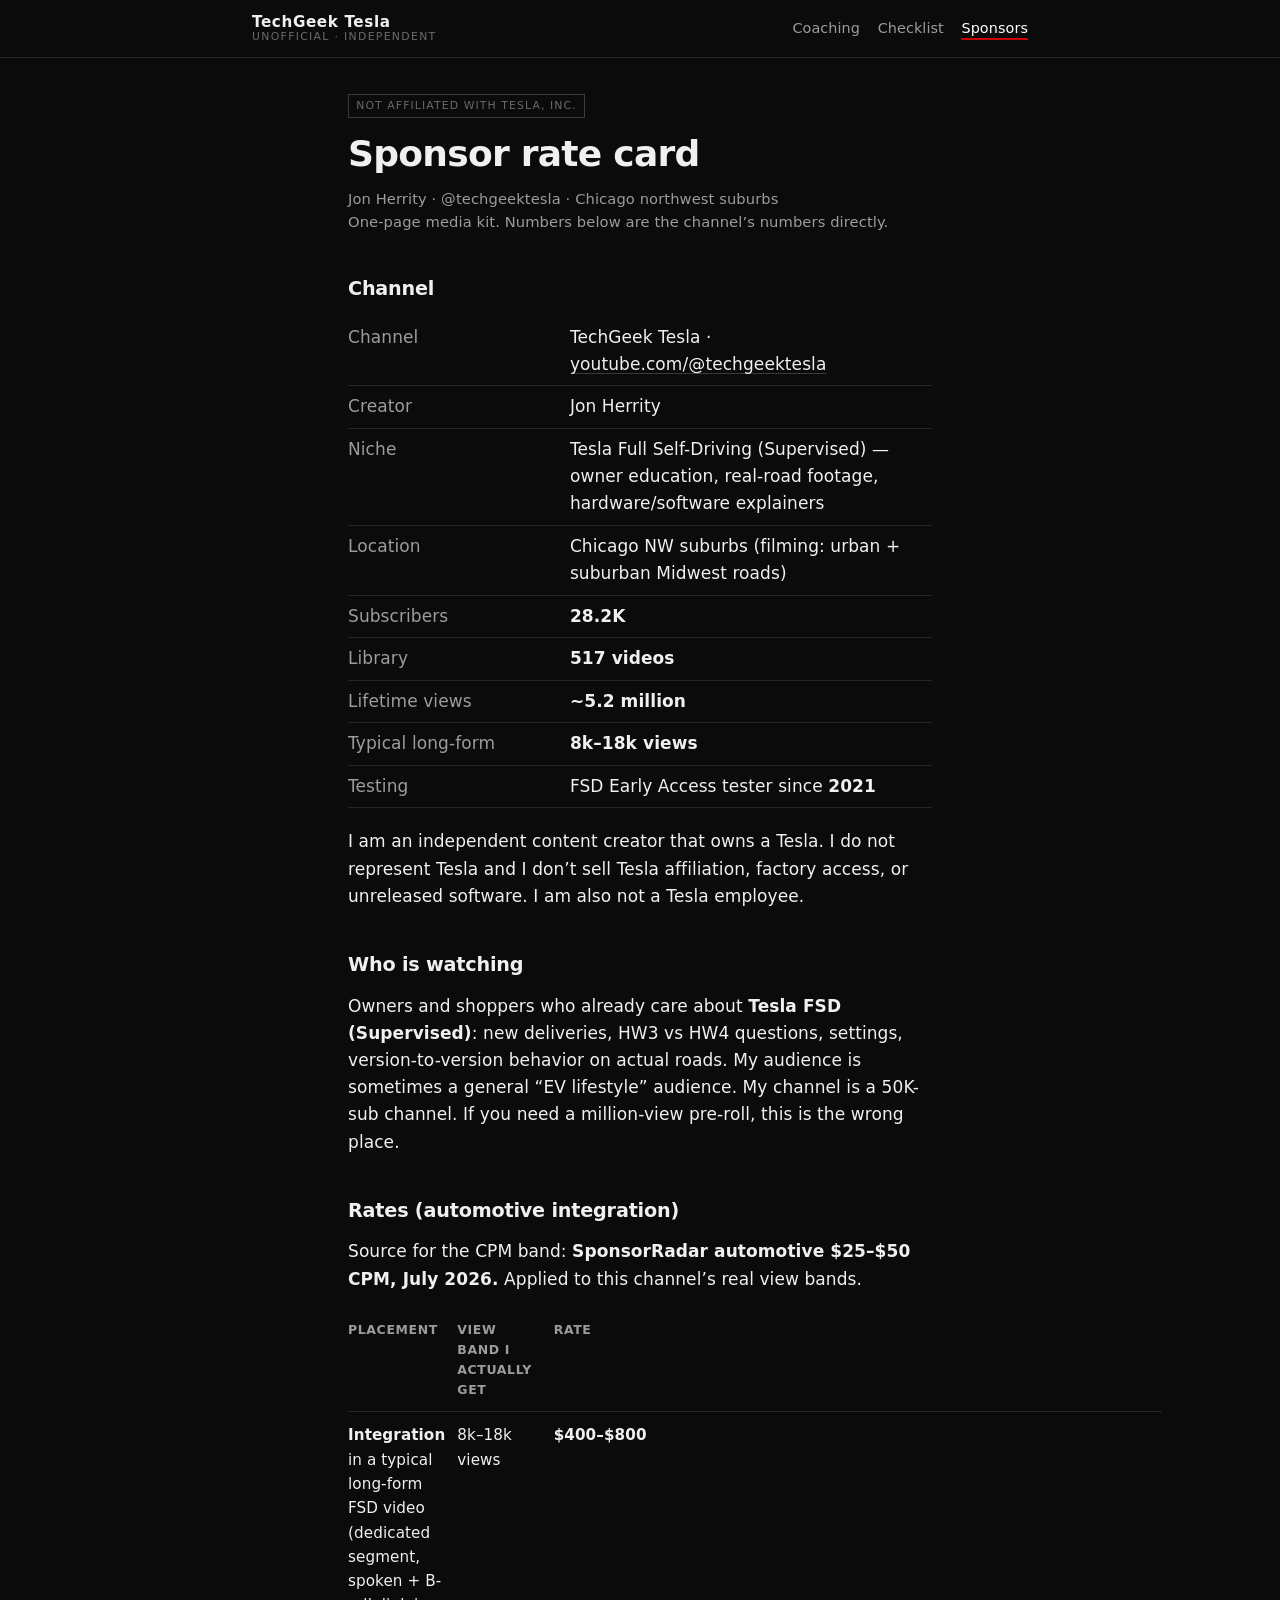
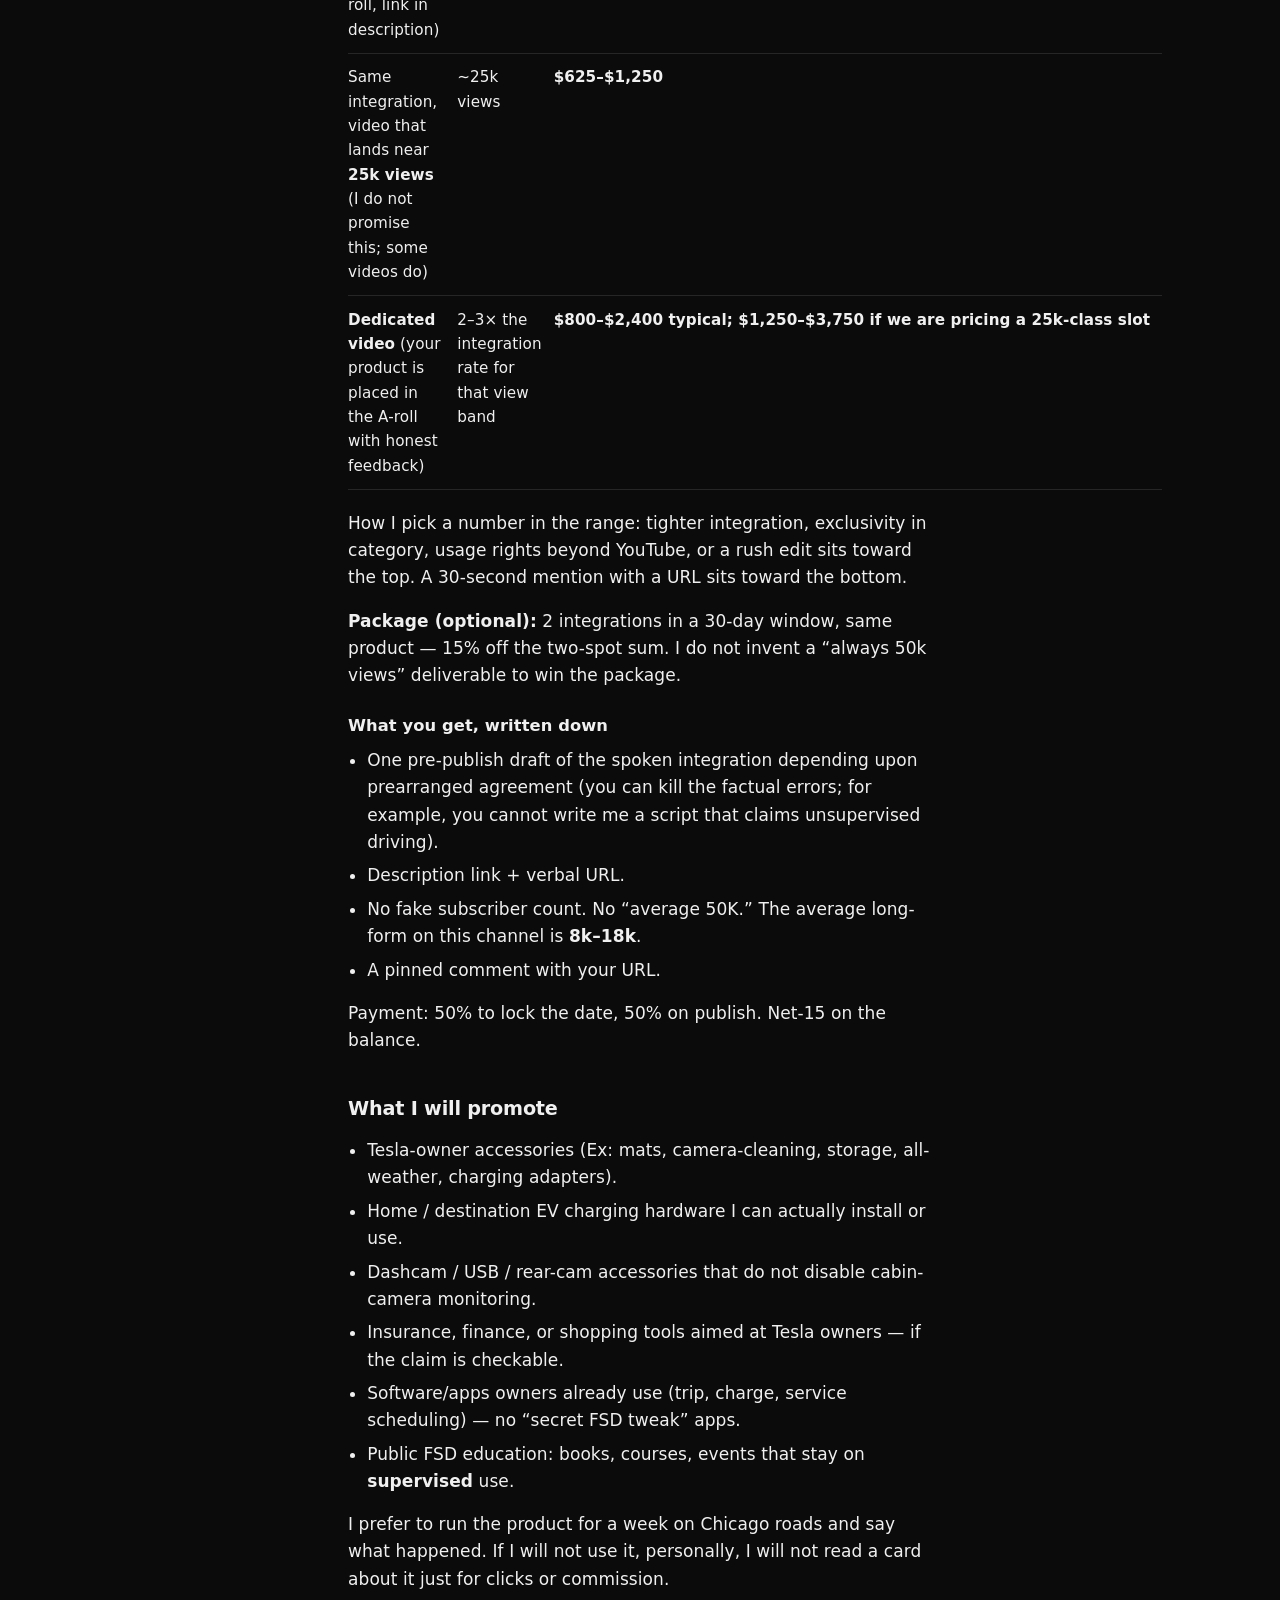
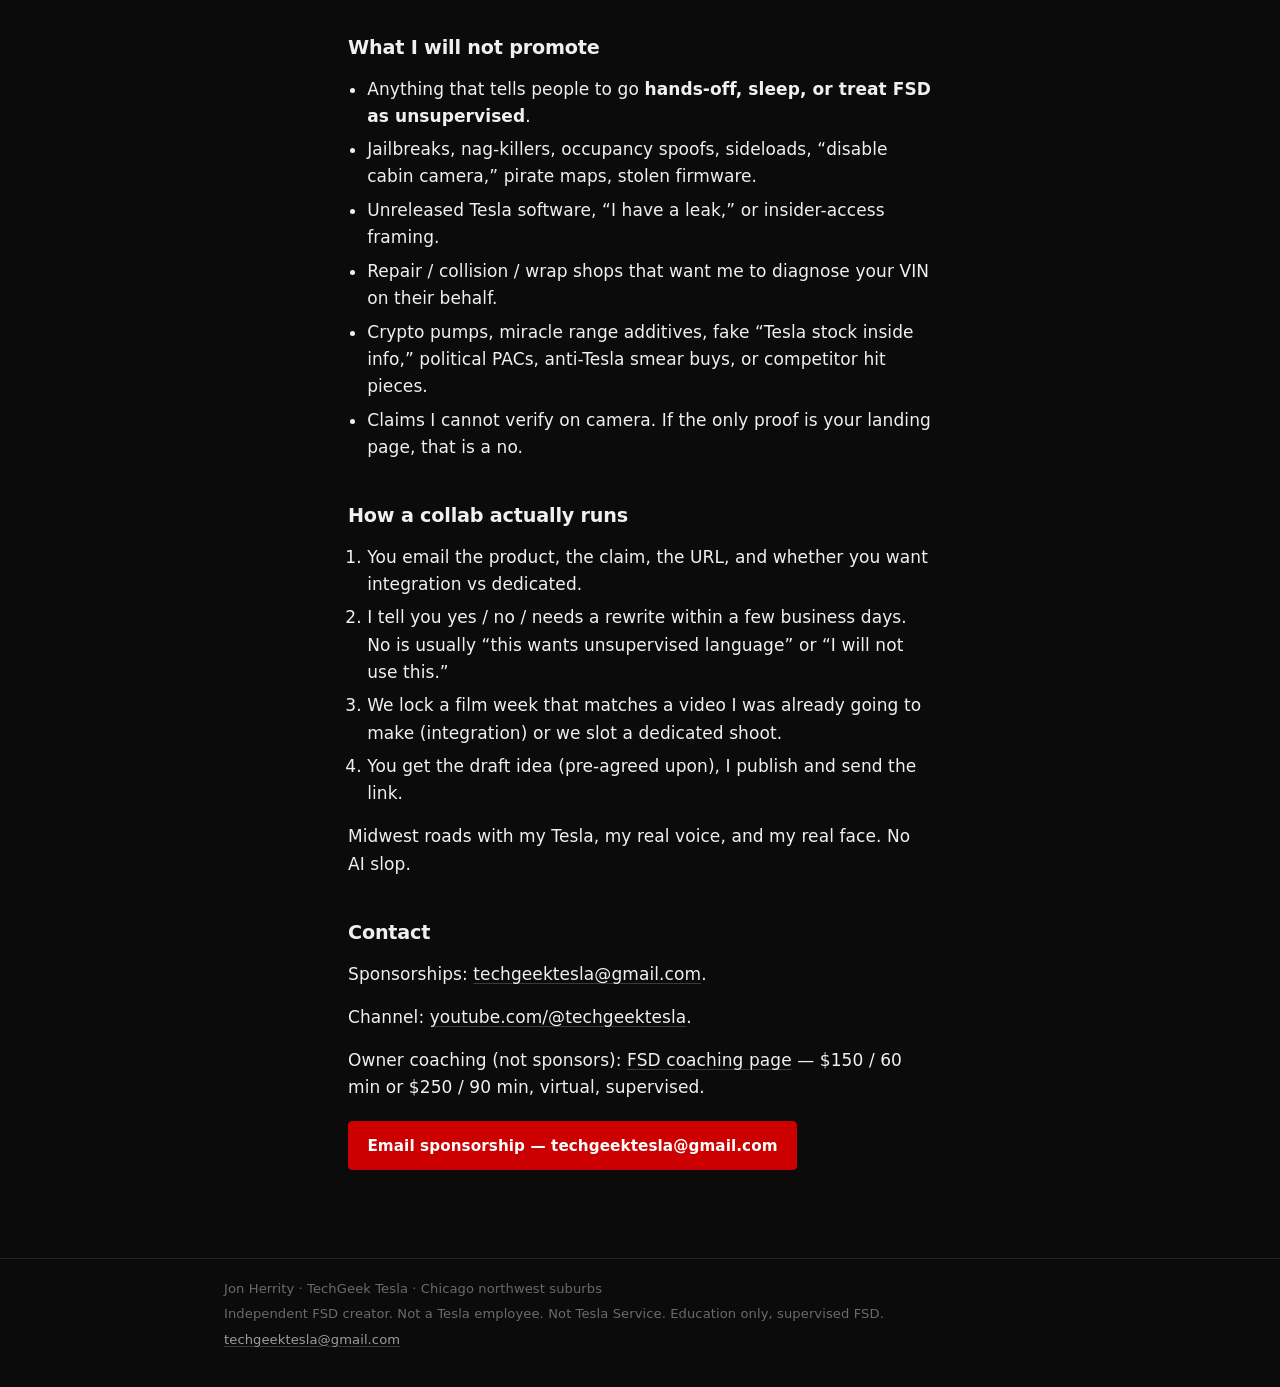
<file: sponsors/index.html>
<!DOCTYPE html>
<html lang="en">
<head>
  <meta charset="utf-8">
  <meta name="viewport" content="width=device-width, initial-scale=1">
  <title>Sponsor rate card — Jon Herrity / TechGeek Tesla</title>
  <meta name="description" content="Media kit for TechGeek Tesla: 28.2K subscribers, typical long-form 8k–18k views. Automotive integrations $400–$800. Independent creator — not Tesla.">
  <link rel="stylesheet" href="/styles.css">
</head>
<body>
  <a class="skip" href="#main">Skip to content</a>
  <header class="site-header">
    <div class="inner">
      <a class="brand" href="/">
        <span class="name">TechGeek Tesla</span>
        <span class="tag">Unofficial · independent</span>
      </a>
      <nav aria-label="Primary">
        <a href="/coaching/">Coaching</a>
        <a href="/checklist/">Checklist</a>
        <a href="/sponsors/" aria-current="page">Sponsors</a>
      </nav>
    </div>
  </header>

  <main id="main">
    <article class="wrap">
      <p class="unofficial">Not affiliated with Tesla, Inc.</p>
      <h1>Sponsor rate card</h1>
      <p class="meta">Jon Herrity · @techgeektesla · Chicago northwest suburbs<br>
      One-page media kit. Numbers below are the channel’s numbers directly.</p>

      <h2>Channel</h2>
      <table class="channel-facts">
        <tbody>
          <tr><th>Channel</th><td>TechGeek Tesla · <a href="https://www.youtube.com/@techgeektesla">youtube.com/@techgeektesla</a></td></tr>
          <tr><th>Creator</th><td>Jon Herrity</td></tr>
          <tr><th>Niche</th><td>Tesla Full Self-Driving (Supervised) — owner education, real-road footage, hardware/software explainers</td></tr>
          <tr><th>Location</th><td>Chicago NW suburbs (filming: urban + suburban Midwest roads)</td></tr>
          <tr><th>Subscribers</th><td><strong>28.2K</strong></td></tr>
          <tr><th>Library</th><td><strong>517 videos</strong></td></tr>
          <tr><th>Lifetime views</th><td><strong>~5.2 million</strong></td></tr>
          <tr><th>Typical long-form</th><td><strong>8k–18k views</strong></td></tr>
          <tr><th>Testing</th><td>FSD Early Access tester since <strong>2021</strong></td></tr>
        </tbody>
      </table>
      <p>I am an independent content creator that owns a Tesla. I do not represent Tesla and I don’t sell Tesla affiliation, factory access, or unreleased software. I am also not a Tesla employee.</p>

      <h2>Who is watching</h2>
      <p>Owners and shoppers who already care about <strong>Tesla FSD (Supervised)</strong>: new deliveries, HW3 vs HW4 questions, settings, version-to-version behavior on actual roads. My audience is sometimes a general “EV lifestyle” audience. My channel is a 50K-sub channel. If you need a million-view pre-roll, this is the wrong place.</p>

      <h2>Rates (automotive integration)</h2>
      <p>Source for the CPM band: <strong>SponsorRadar automotive $25–$50 CPM, July 2026.</strong> Applied to this channel’s real view bands.</p>
      <table class="rate-table">
        <thead>
          <tr>
            <th>Placement</th>
            <th>View band I actually get</th>
            <th>Rate</th>
          </tr>
        </thead>
        <tbody>
          <tr>
            <td><strong>Integration</strong> in a typical long-form FSD video (dedicated segment, spoken + B-roll, link in description)</td>
            <td>8k–18k views</td>
            <td class="amt">$400–$800</td>
          </tr>
          <tr>
            <td>Same integration, video that lands near <strong>25k views</strong> (I do not promise this; some videos do)</td>
            <td>~25k views</td>
            <td class="amt">$625–$1,250</td>
          </tr>
          <tr>
            <td><strong>Dedicated video</strong> (your product is placed in the A-roll with honest feedback)</td>
            <td>2–3× the integration rate for that view band</td>
            <td class="amt">$800–$2,400 typical; $1,250–$3,750 if we are pricing a 25k-class slot</td>
          </tr>
        </tbody>
      </table>
      <p>How I pick a number in the range: tighter integration, exclusivity in category, usage rights beyond YouTube, or a rush edit sits toward the top. A 30-second mention with a URL sits toward the bottom.</p>
      <p><strong>Package (optional):</strong> 2 integrations in a 30-day window, same product — 15% off the two-spot sum. I do not invent a “always 50k views” deliverable to win the package.</p>

      <h3>What you get, written down</h3>
      <ul>
        <li>One pre-publish draft of the spoken integration depending upon prearranged agreement (you can kill the factual errors; for example, you cannot write me a script that claims unsupervised driving).</li>
        <li>Description link + verbal URL.</li>
        <li>No fake subscriber count. No “average 50K.” The average long-form on this channel is <strong>8k–18k</strong>.</li>
        <li>A pinned comment with your URL.</li>
      </ul>
      <p>Payment: 50% to lock the date, 50% on publish. Net-15 on the balance.</p>

      <h2>What I will promote</h2>
      <ul>
        <li>Tesla-owner accessories (Ex: mats, camera-cleaning, storage, all-weather, charging adapters).</li>
        <li>Home / destination EV charging hardware I can actually install or use.</li>
        <li>Dashcam / USB / rear-cam accessories that do not disable cabin-camera monitoring.</li>
        <li>Insurance, finance, or shopping tools aimed at Tesla owners — if the claim is checkable.</li>
        <li>Software/apps owners already use (trip, charge, service scheduling) — no “secret FSD tweak” apps.</li>
        <li>Public FSD education: books, courses, events that stay on <strong>supervised</strong> use.</li>
      </ul>
      <p>I prefer to run the product for a week on Chicago roads and say what happened. If I will not use it, personally, I will not read a card about it just for clicks or commission.</p>

      <h2>What I will not promote</h2>
      <ul>
        <li>Anything that tells people to go <strong>hands-off, sleep, or treat FSD as unsupervised</strong>.</li>
        <li>Jailbreaks, nag-killers, occupancy spoofs, sideloads, “disable cabin camera,” pirate maps, stolen firmware.</li>
        <li>Unreleased Tesla software, “I have a leak,” or insider-access framing.</li>
        <li>Repair / collision / wrap shops that want me to diagnose your VIN on their behalf.</li>
        <li>Crypto pumps, miracle range additives, fake “Tesla stock inside info,” political PACs, anti-Tesla smear buys, or competitor hit pieces.</li>
        <li>Claims I cannot verify on camera. If the only proof is your landing page, that is a no.</li>
      </ul>

      <h2>How a collab actually runs</h2>
      <ol>
        <li>You email the product, the claim, the URL, and whether you want integration vs dedicated.</li>
        <li>I tell you yes / no / needs a rewrite within a few business days. No is usually “this wants unsupervised language” or “I will not use this.”</li>
        <li>We lock a film week that matches a video I was already going to make (integration) or we slot a dedicated shoot.</li>
        <li>You get the draft idea (pre-agreed upon), I publish and send the link.</li>
      </ol>
      <p>Midwest roads with my Tesla, my real voice, and my real face. No AI slop.</p>

      <h2>Contact</h2>
      <p>Sponsorships: <a href="mailto:techgeektesla@gmail.com?subject=Sponsorship">techgeektesla@gmail.com</a>.</p>
      <p>Channel: <a href="https://www.youtube.com/@techgeektesla">youtube.com/@techgeektesla</a>.</p>
      <p>Owner coaching (not sponsors): <a href="/coaching/">FSD coaching page</a> — $150 / 60 min or $250 / 90 min, virtual, supervised.</p>
      <div class="btn-row">
        <a class="btn" href="mailto:techgeektesla@gmail.com?subject=Sponsorship">Email sponsorship — techgeektesla@gmail.com</a>
      </div>
    </article>
  </main>

  <footer class="site-footer">
    <div class="inner">
      <p>Jon Herrity · TechGeek Tesla · Chicago northwest suburbs</p>
      <p>Independent FSD creator. Not a Tesla employee. Not Tesla Service. Education only, supervised FSD.</p>
      <p><a href="mailto:techgeektesla@gmail.com">techgeektesla@gmail.com</a></p>
    </div>
  </footer>
</body>
</html>
</file>
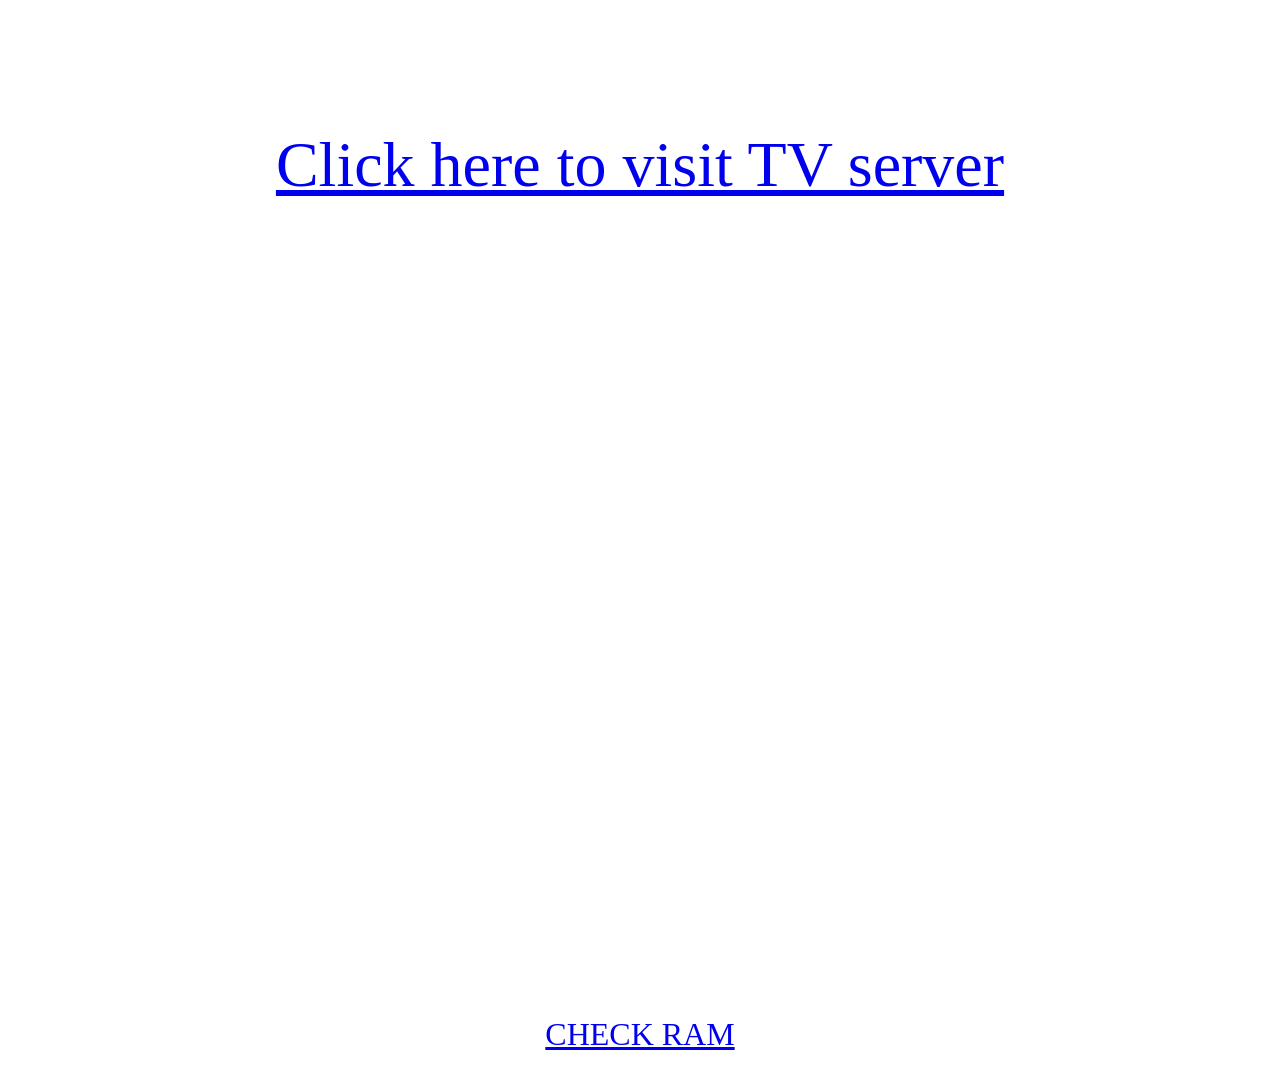
<file: tv/index.html>
<!DOCTYPE HTML PUBLIC "-//W3C//DTD HTML 4.0 Transitional//EN">
<HTML>
<HEAD>
	<META HTTP-EQUIV="CONTENT-TYPE" CONTENT="text/html; charset=windows-1252">
	<TITLE></TITLE>
	<META NAME="GENERATOR" CONTENT="OpenOffice 4.1.13  (Win32)">
	<META NAME="CREATED" CONTENT="0;0">
	<META NAME="CHANGED" CONTENT="20260713;9393050">
</HEAD>
<BODY LANG="en-US" DIR="LTR">
<P STYLE="text-align: center; font-size: 4em; margin-top: 2em"><A HREF="https://dash.flow-player.workers.dev/?baseUrl=https://accountability-delhi-create-expertise.trycloudflare.com">Click
here to visit TV server</A></P>
<br>
<br>
<br>
<br>
<br>
<br>
<br>
<br>
<br>
<br>
<br>
<br>
<br>
<br>
<br>
<br>
<br>
<br>
<br>
<br>
<br>
<br>
<br>
<br>
<br>
<br>
<br>
<br>
<br>
<br>
<br>
<P STYLE="text-align: center; font-size: 2em; margin-top: 6em"><A HREF="https://oxben.com.tr/hardware-check/?hl=en-US">CHECK RAM</A></P>

</BODY>
</HTML>
</file>
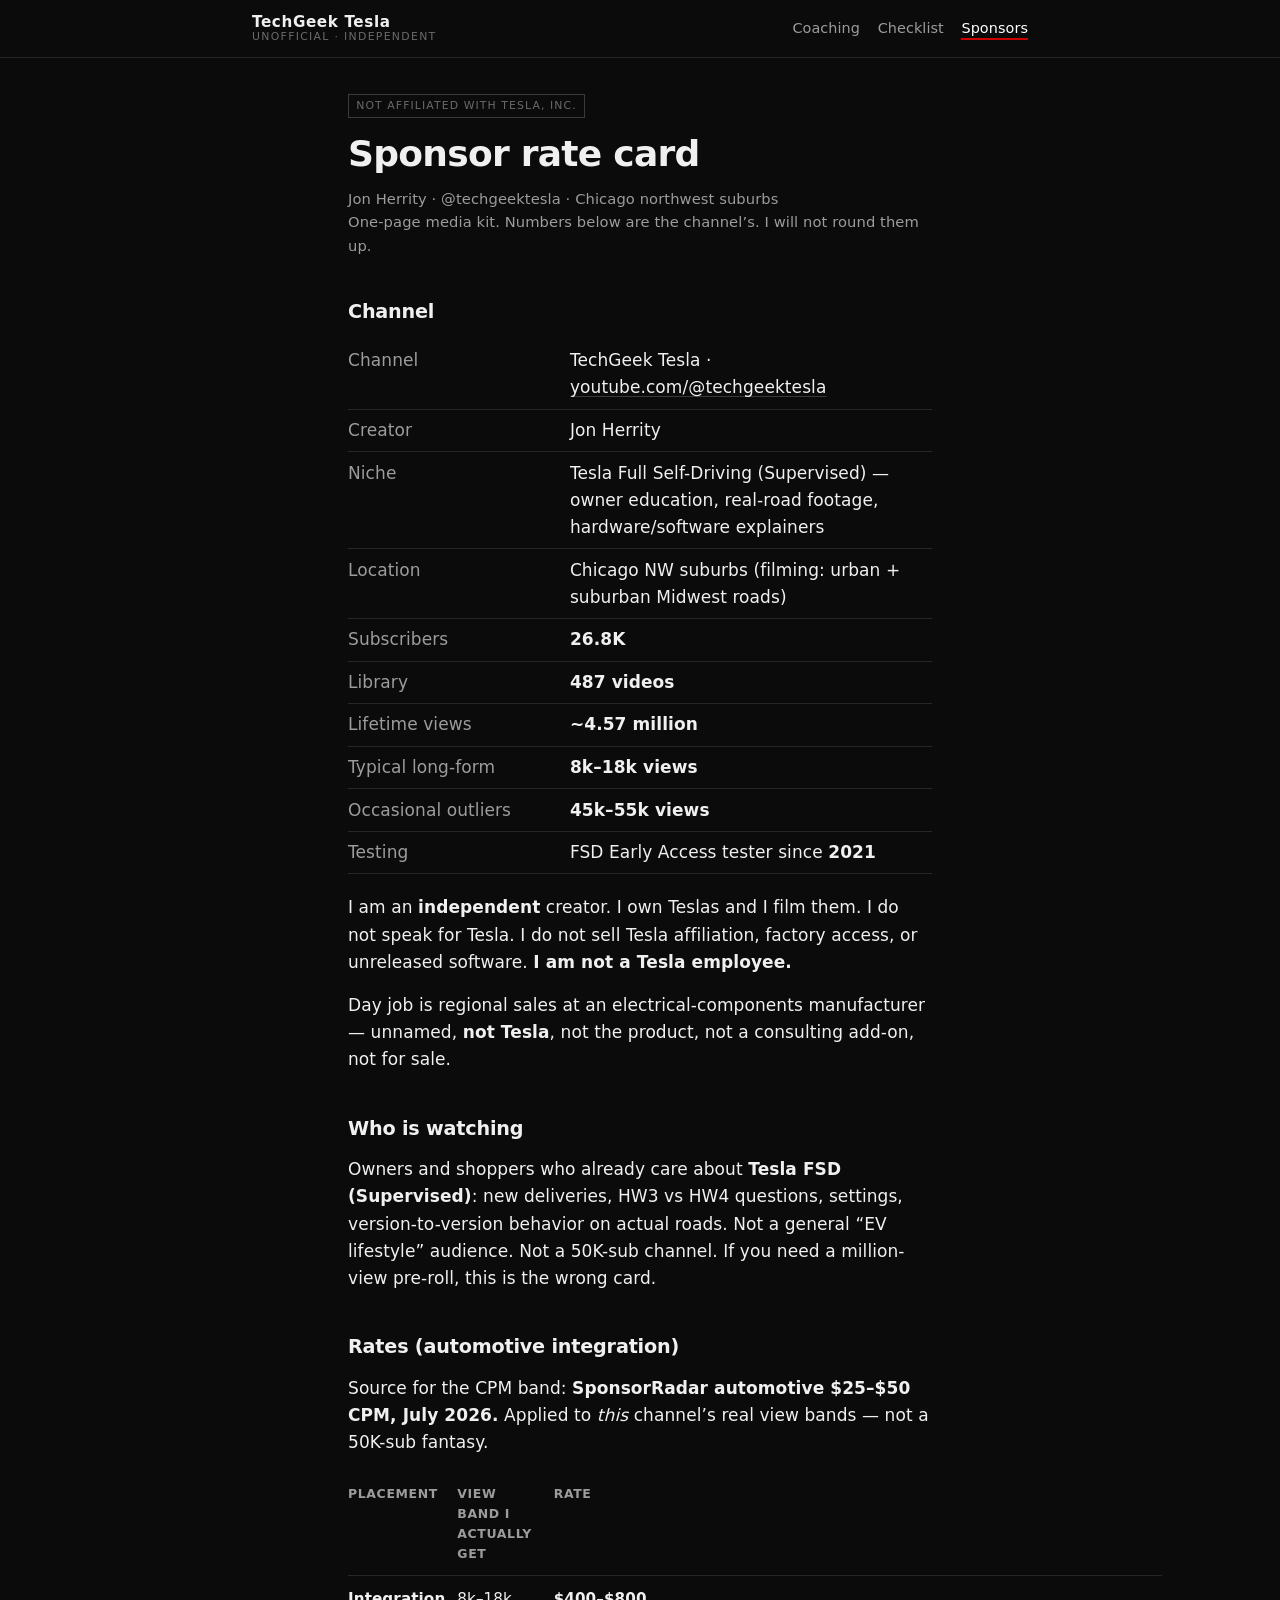
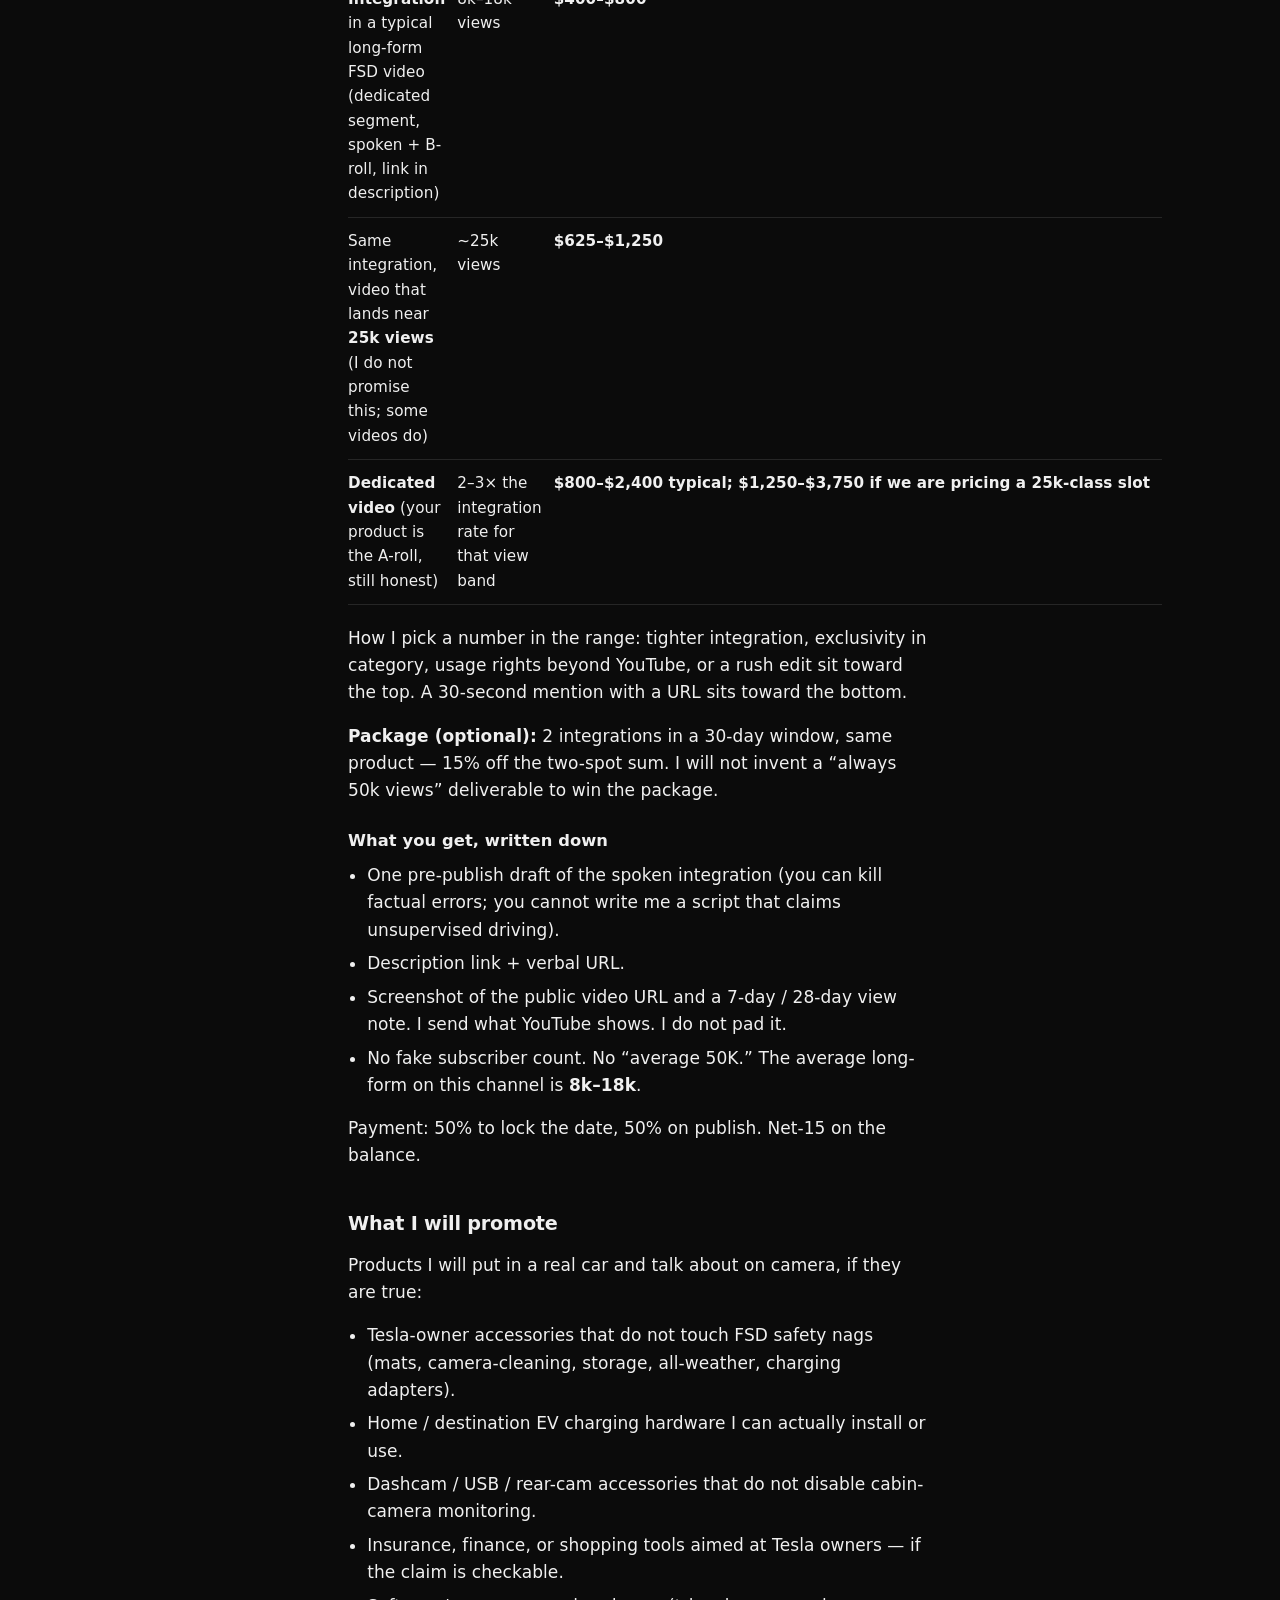
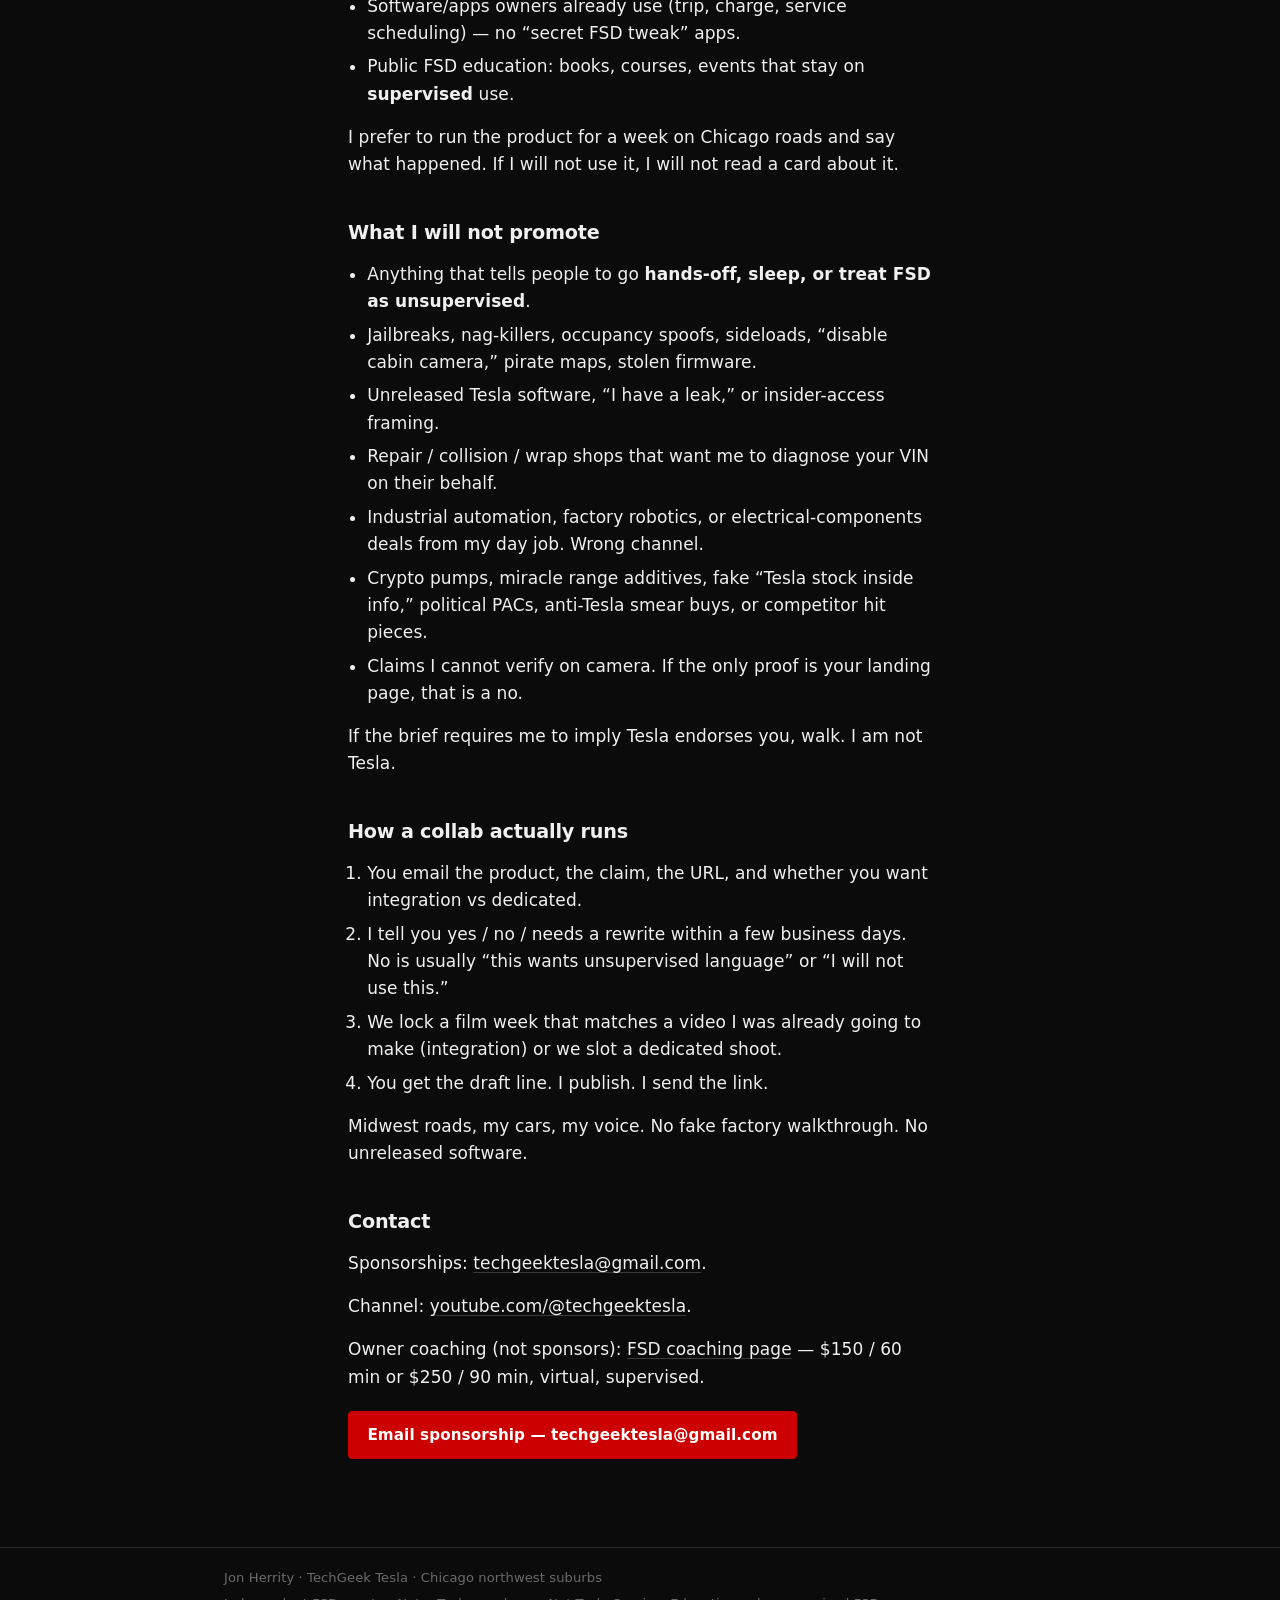
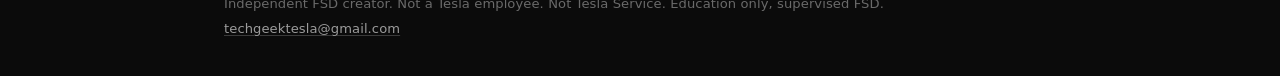
<file: sponsors-index.html>
<!DOCTYPE html>
<html lang="en">
<head>
  <meta charset="utf-8">
  <meta name="viewport" content="width=device-width, initial-scale=1">
  <title>Sponsor rate card — Jon Herrity / TechGeek Tesla</title>
  <meta name="description" content="Media kit for TechGeek Tesla: 26.8K subscribers, typical long-form 8k–18k views. Automotive integrations $400–$800. Independent creator — not Tesla.">
  <link rel="stylesheet" href="/styles.css">
</head>
<body>
  <a class="skip" href="#main">Skip to content</a>
  <header class="site-header">
    <div class="inner">
      <a class="brand" href="/">
        <span class="name">TechGeek Tesla</span>
        <span class="tag">Unofficial · independent</span>
      </a>
      <nav aria-label="Primary">
        <a href="/coaching/">Coaching</a>
        <a href="/checklist/">Checklist</a>
        <a href="/sponsors/" aria-current="page">Sponsors</a>
      </nav>
    </div>
  </header>

  <main id="main">
    <article class="wrap">
      <p class="unofficial">Not affiliated with Tesla, Inc.</p>
      <h1>Sponsor rate card</h1>
      <p class="meta">Jon Herrity · @techgeektesla · Chicago northwest suburbs<br>
      One-page media kit. Numbers below are the channel’s. I will not round them up.</p>

      <h2>Channel</h2>
      <table class="channel-facts">
        <tbody>
          <tr><th>Channel</th><td>TechGeek Tesla · <a href="https://www.youtube.com/@techgeektesla">youtube.com/@techgeektesla</a></td></tr>
          <tr><th>Creator</th><td>Jon Herrity</td></tr>
          <tr><th>Niche</th><td>Tesla Full Self-Driving (Supervised) — owner education, real-road footage, hardware/software explainers</td></tr>
          <tr><th>Location</th><td>Chicago NW suburbs (filming: urban + suburban Midwest roads)</td></tr>
          <tr><th>Subscribers</th><td><strong>26.8K</strong></td></tr>
          <tr><th>Library</th><td><strong>487 videos</strong></td></tr>
          <tr><th>Lifetime views</th><td><strong>~4.57 million</strong></td></tr>
          <tr><th>Typical long-form</th><td><strong>8k–18k views</strong></td></tr>
          <tr><th>Occasional outliers</th><td><strong>45k–55k views</strong></td></tr>
          <tr><th>Testing</th><td>FSD Early Access tester since <strong>2021</strong></td></tr>
        </tbody>
      </table>
      <p>I am an <strong>independent</strong> creator. I own Teslas and I film them. I do not speak for Tesla. I do not sell Tesla affiliation, factory access, or unreleased software. <strong>I am not a Tesla employee.</strong></p>
      <p>Day job is regional sales at an electrical-components manufacturer — unnamed, <strong>not Tesla</strong>, not the product, not a consulting add-on, not for sale.</p>

      <h2>Who is watching</h2>
      <p>Owners and shoppers who already care about <strong>Tesla FSD (Supervised)</strong>: new deliveries, HW3 vs HW4 questions, settings, version-to-version behavior on actual roads. Not a general “EV lifestyle” audience. Not a 50K-sub channel. If you need a million-view pre-roll, this is the wrong card.</p>

      <h2>Rates (automotive integration)</h2>
      <p>Source for the CPM band: <strong>SponsorRadar automotive $25–$50 CPM, July 2026.</strong> Applied to <em>this</em> channel’s real view bands — not a 50K-sub fantasy.</p>
      <table class="rate-table">
        <thead>
          <tr>
            <th>Placement</th>
            <th>View band I actually get</th>
            <th>Rate</th>
          </tr>
        </thead>
        <tbody>
          <tr>
            <td><strong>Integration</strong> in a typical long-form FSD video (dedicated segment, spoken + B-roll, link in description)</td>
            <td>8k–18k views</td>
            <td class="amt">$400–$800</td>
          </tr>
          <tr>
            <td>Same integration, video that lands near <strong>25k views</strong> (I do not promise this; some videos do)</td>
            <td>~25k views</td>
            <td class="amt">$625–$1,250</td>
          </tr>
          <tr>
            <td><strong>Dedicated video</strong> (your product is the A-roll, still honest)</td>
            <td>2–3× the integration rate for that view band</td>
            <td class="amt">$800–$2,400 typical; $1,250–$3,750 if we are pricing a 25k-class slot</td>
          </tr>
        </tbody>
      </table>
      <p>How I pick a number in the range: tighter integration, exclusivity in category, usage rights beyond YouTube, or a rush edit sit toward the top. A 30-second mention with a URL sits toward the bottom.</p>
      <p><strong>Package (optional):</strong> 2 integrations in a 30-day window, same product — 15% off the two-spot sum. I will not invent a “always 50k views” deliverable to win the package.</p>

      <h3>What you get, written down</h3>
      <ul>
        <li>One pre-publish draft of the spoken integration (you can kill factual errors; you cannot write me a script that claims unsupervised driving).</li>
        <li>Description link + verbal URL.</li>
        <li>Screenshot of the public video URL and a 7-day / 28-day view note. I send what YouTube shows. I do not pad it.</li>
        <li>No fake subscriber count. No “average 50K.” The average long-form on this channel is <strong>8k–18k</strong>.</li>
      </ul>
      <p>Payment: 50% to lock the date, 50% on publish. Net-15 on the balance.</p>

      <h2>What I will promote</h2>
      <p>Products I will put in a real car and talk about on camera, if they are true:</p>
      <ul>
        <li>Tesla-owner accessories that do not touch FSD safety nags (mats, camera-cleaning, storage, all-weather, charging adapters).</li>
        <li>Home / destination EV charging hardware I can actually install or use.</li>
        <li>Dashcam / USB / rear-cam accessories that do not disable cabin-camera monitoring.</li>
        <li>Insurance, finance, or shopping tools aimed at Tesla owners — if the claim is checkable.</li>
        <li>Software/apps owners already use (trip, charge, service scheduling) — no “secret FSD tweak” apps.</li>
        <li>Public FSD education: books, courses, events that stay on <strong>supervised</strong> use.</li>
      </ul>
      <p>I prefer to run the product for a week on Chicago roads and say what happened. If I will not use it, I will not read a card about it.</p>

      <h2>What I will not promote</h2>
      <ul>
        <li>Anything that tells people to go <strong>hands-off, sleep, or treat FSD as unsupervised</strong>.</li>
        <li>Jailbreaks, nag-killers, occupancy spoofs, sideloads, “disable cabin camera,” pirate maps, stolen firmware.</li>
        <li>Unreleased Tesla software, “I have a leak,” or insider-access framing.</li>
        <li>Repair / collision / wrap shops that want me to diagnose your VIN on their behalf.</li>
        <li>Industrial automation, factory robotics, or electrical-components deals from my day job. Wrong channel.</li>
        <li>Crypto pumps, miracle range additives, fake “Tesla stock inside info,” political PACs, anti-Tesla smear buys, or competitor hit pieces.</li>
        <li>Claims I cannot verify on camera. If the only proof is your landing page, that is a no.</li>
      </ul>
      <p>If the brief requires me to imply Tesla endorses you, walk. I am not Tesla.</p>

      <h2>How a collab actually runs</h2>
      <ol>
        <li>You email the product, the claim, the URL, and whether you want integration vs dedicated.</li>
        <li>I tell you yes / no / needs a rewrite within a few business days. No is usually “this wants unsupervised language” or “I will not use this.”</li>
        <li>We lock a film week that matches a video I was already going to make (integration) or we slot a dedicated shoot.</li>
        <li>You get the draft line. I publish. I send the link.</li>
      </ol>
      <p>Midwest roads, my cars, my voice. No fake factory walkthrough. No unreleased software.</p>

      <h2>Contact</h2>
      <p>Sponsorships: <a href="mailto:techgeektesla@gmail.com?subject=Sponsorship">techgeektesla@gmail.com</a>.</p>
      <p>Channel: <a href="https://www.youtube.com/@techgeektesla">youtube.com/@techgeektesla</a>.</p>
      <p>Owner coaching (not sponsors): <a href="/coaching/">FSD coaching page</a> — $150 / 60 min or $250 / 90 min, virtual, supervised.</p>
      <div class="btn-row">
        <a class="btn" href="mailto:techgeektesla@gmail.com?subject=Sponsorship">Email sponsorship — techgeektesla@gmail.com</a>
      </div>
    </article>
  </main>

  <footer class="site-footer">
    <div class="inner">
      <p>Jon Herrity · TechGeek Tesla · Chicago northwest suburbs</p>
      <p>Independent FSD creator. Not a Tesla employee. Not Tesla Service. Education only, supervised FSD.</p>
      <p><a href="mailto:techgeektesla@gmail.com">techgeektesla@gmail.com</a></p>
    </div>
  </footer>
</body>
</html>
</file>
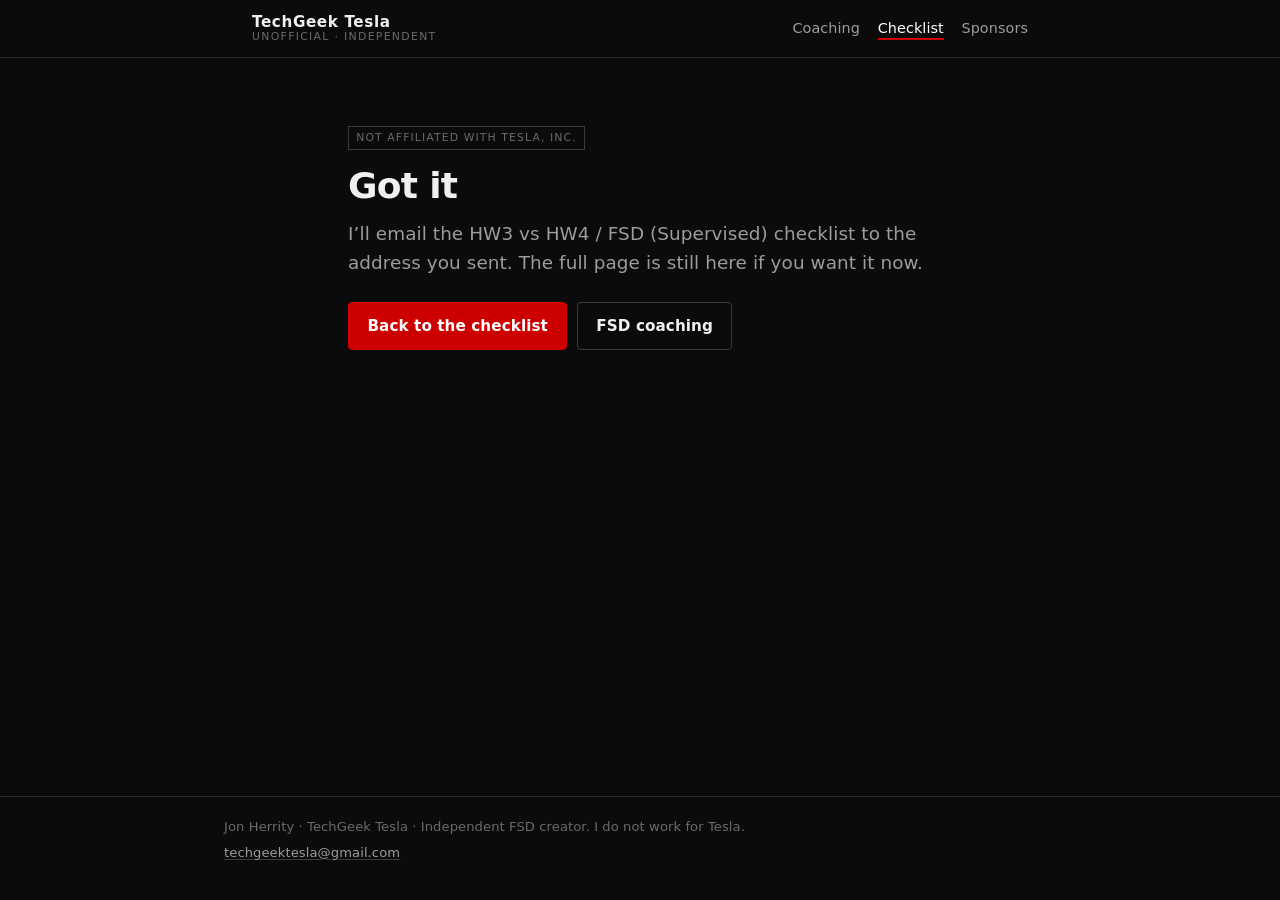
<file: thanks.html>
<!DOCTYPE html>
<html lang="en">
<head>
  <meta charset="utf-8">
  <meta name="viewport" content="width=device-width, initial-scale=1">
  <title>Checklist request received — TechGeek Tesla</title>
  <meta name="robots" content="noindex">
  <link rel="stylesheet" href="/styles.css">
</head>
<body>
  <a class="skip" href="#main">Skip to content</a>
  <header class="site-header">
    <div class="inner">
      <a class="brand" href="/">
        <span class="name">TechGeek Tesla</span>
        <span class="tag">Unofficial · independent</span>
      </a>
      <nav aria-label="Primary">
        <a href="/coaching/">Coaching</a>
        <a href="/checklist/" aria-current="page">Checklist</a>
        <a href="/sponsors/">Sponsors</a>
      </nav>
    </div>
  </header>

  <main id="main">
    <div class="center-page">
      <p class="unofficial">Not affiliated with Tesla, Inc.</p>
      <h1>Got it</h1>
      <p class="lede">I’ll email the HW3 vs HW4 / FSD (Supervised) checklist to the address you sent. The full page is still here if you want it now.</p>
      <div class="btn-row">
        <a class="btn" href="/checklist/">Back to the checklist</a>
        <a class="btn btn-ghost" href="/coaching/">FSD coaching</a>
      </div>
    </div>
  </main>

  <footer class="site-footer">
    <div class="inner">
      <p>Jon Herrity · TechGeek Tesla · Independent FSD creator. I do not work for Tesla.</p>
      <p><a href="mailto:techgeektesla@gmail.com">techgeektesla@gmail.com</a></p>
    </div>
  </footer>
</body>
</html>
</file>
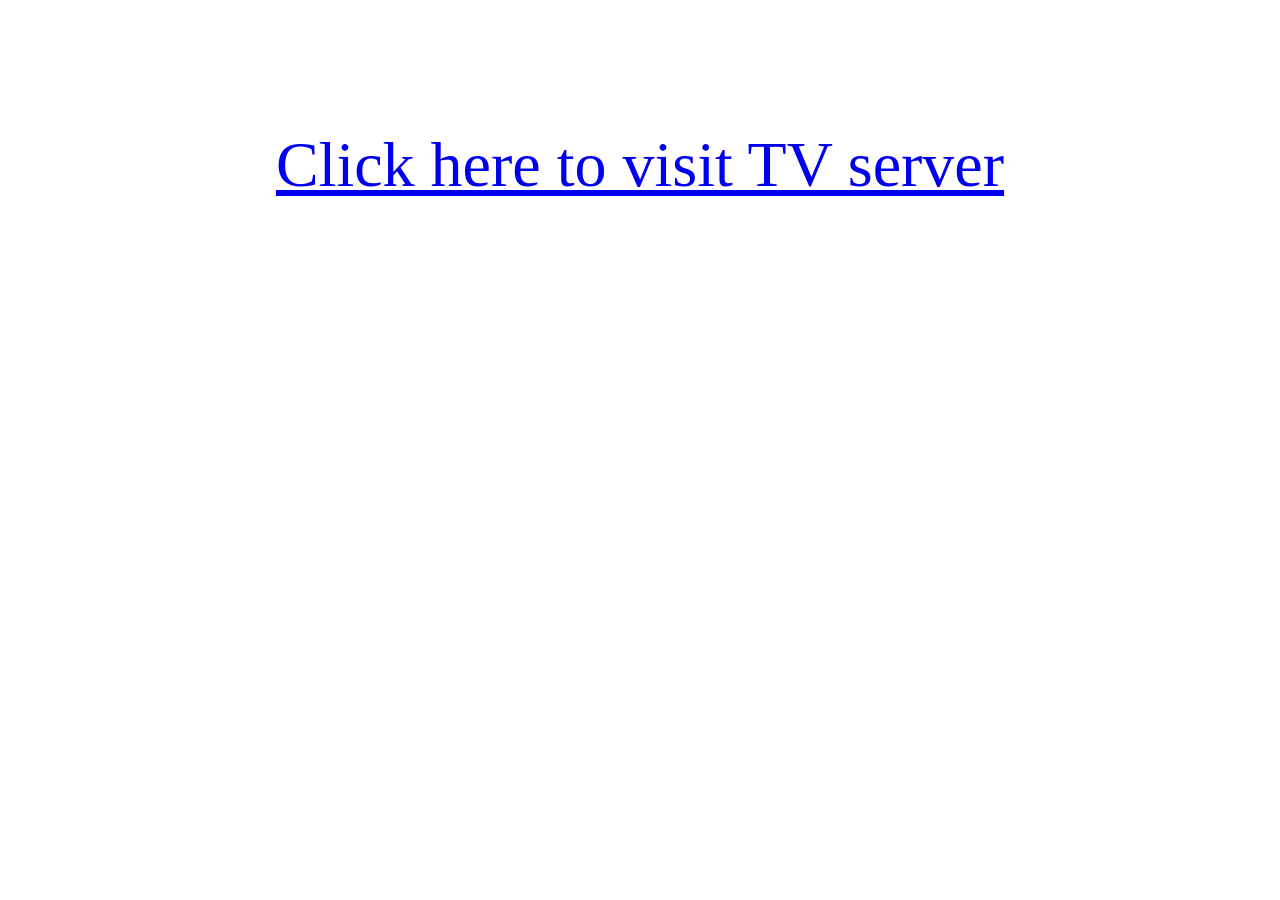
<file: tv-index.html>
<!DOCTYPE HTML PUBLIC "-//W3C//DTD HTML 4.0 Transitional//EN">
<HTML>
<HEAD>
	<META HTTP-EQUIV="CONTENT-TYPE" CONTENT="text/html; charset=windows-1252">
	<TITLE></TITLE>
</HEAD>
<BODY LANG="en-US" DIR="LTR">
<P STYLE="text-align: center; font-size: 4em; margin-top: 2em"><A HREF="https://dash.flow-player.workers.dev/?baseUrl=https://shade-jenny-enclosed-affair.trycloudflare.com">Click
here to visit TV server</A></P>
</BODY>
</HTML>
</file>
<file: styles.css>
/* TechGeek Tesla — unofficial independent creator site
   Dark, fast, mobile-first. Accent #cc0000 used sparingly. */

:root {
  --bg: #0b0b0b;
  --bg-elev: #141414;
  --bg-hover: #1a1a1a;
  --ink: #f0f0f0;
  --muted: #9c9c9c;
  --dim: #6a6a6a;
  --line: #262626;
  --line-strong: #3a3a3a;
  --red: #cc0000;
  --red-hover: #e01010;
  --max: 40rem;
  --wide: 52rem;
  --pad: clamp(1rem, 4vw, 1.75rem);
  --radius: 4px;
}

*,
*::before,
*::after {
  box-sizing: border-box;
}

html {
  color-scheme: dark;
  -webkit-text-size-adjust: 100%;
}

body {
  margin: 0;
  min-height: 100vh;
  display: flex;
  flex-direction: column;
  background: var(--bg);
  color: var(--ink);
  font-family: ui-sans-serif, system-ui, -apple-system, "Segoe UI", Helvetica, Arial, sans-serif;
  font-size: 1.0625rem;
  line-height: 1.6;
  letter-spacing: 0.005em;
}

img { max-width: 100%; height: auto; }

a {
  color: var(--ink);
  text-decoration-thickness: 1px;
  text-underline-offset: 0.18em;
  text-decoration-color: var(--line-strong);
}

a:hover {
  color: #fff;
  text-decoration-color: var(--red);
}

a:focus-visible,
button:focus-visible,
input:focus-visible {
  outline: 2px solid var(--red);
  outline-offset: 3px;
}

.skip {
  position: absolute;
  left: 0.75rem;
  top: -3rem;
  background: var(--red);
  color: #fff;
  padding: 0.4rem 0.7rem;
  z-index: 20;
}

.skip:focus {
  top: 0.75rem;
}

/* Header */

.site-header {
  border-bottom: 1px solid var(--line);
  background: var(--bg);
}

.site-header .inner {
  max-width: var(--wide);
  margin: 0 auto;
  padding: 0.85rem var(--pad);
  display: flex;
  flex-wrap: wrap;
  align-items: center;
  justify-content: space-between;
  gap: 0.75rem 1.25rem;
}

.brand {
  display: flex;
  flex-direction: column;
  text-decoration: none;
  line-height: 1.15;
}

.brand:hover { color: #fff; text-decoration: none; }

.brand .name {
  font-weight: 650;
  letter-spacing: 0.04em;
  font-size: 0.95rem;
}

.brand .tag {
  font-size: 0.68rem;
  color: var(--dim);
  letter-spacing: 0.12em;
  text-transform: uppercase;
}

nav {
  display: flex;
  flex-wrap: wrap;
  gap: 0.35rem 1.1rem;
  font-size: 0.9rem;
}

nav a {
  text-decoration: none;
  color: var(--muted);
}

nav a:hover,
nav a[aria-current="page"] {
  color: #fff;
  text-decoration: none;
}

nav a[aria-current="page"] {
  box-shadow: inset 0 -2px 0 var(--red);
}

/* Layout */

main {
  flex: 1;
  width: 100%;
}

.wrap {
  max-width: var(--max);
  margin: 0 auto;
  padding: 2rem var(--pad) 4rem;
}

.wrap-wide {
  max-width: var(--wide);
  margin: 0 auto;
  padding: 2rem var(--pad) 4rem;
}

.lede {
  font-size: 1.15rem;
  color: var(--muted);
  margin: 0 0 1.5rem;
}

h1 {
  font-size: clamp(1.65rem, 4.5vw, 2.25rem);
  font-weight: 650;
  letter-spacing: -0.02em;
  line-height: 1.2;
  margin: 0 0 0.75rem;
}

h2 {
  font-size: 1.2rem;
  font-weight: 650;
  letter-spacing: -0.01em;
  margin: 2.25rem 0 0.75rem;
  padding-top: 0.25rem;
}

h3 {
  font-size: 1.02rem;
  font-weight: 650;
  margin: 1.5rem 0 0.5rem;
}

p { margin: 0 0 1rem; }

ul, ol {
  margin: 0 0 1rem;
  padding-left: 1.2rem;
}

li { margin-bottom: 0.4rem; }
li ul, li ol { margin-top: 0.35rem; margin-bottom: 0.35rem; }

.meta {
  color: var(--muted);
  font-size: 0.92rem;
  margin: 0 0 1.5rem;
}

.price-line {
  font-variant-numeric: tabular-nums;
  letter-spacing: 0.02em;
  color: var(--ink);
  margin: 0 0 1.25rem;
}

hr {
  border: 0;
  border-top: 1px solid var(--line);
  margin: 2rem 0;
}

/* Notice / disclaimer */

.notice {
  border-left: 3px solid var(--red);
  background: var(--bg-elev);
  padding: 0.85rem 1rem;
  margin: 0 0 1.75rem;
  font-size: 0.95rem;
  color: var(--muted);
}

.notice strong { color: var(--ink); font-weight: 650; }

.unofficial {
  display: inline-block;
  font-size: 0.68rem;
  letter-spacing: 0.1em;
  text-transform: uppercase;
  color: var(--dim);
  border: 1px solid var(--line-strong);
  padding: 0.15rem 0.45rem;
  margin-bottom: 0.85rem;
}

/* Buttons */

.btn {
  display: inline-block;
  background: var(--red);
  color: #fff;
  text-decoration: none;
  font-weight: 600;
  font-size: 0.95rem;
  padding: 0.7rem 1.15rem;
  border-radius: var(--radius);
  border: 1px solid var(--red);
  cursor: pointer;
  font-family: inherit;
}

.btn:hover {
  background: var(--red-hover);
  color: #fff;
  text-decoration: none;
}

.btn-ghost {
  background: transparent;
  color: var(--ink);
  border-color: var(--line-strong);
}

.btn-ghost:hover {
  background: var(--bg-elev);
  color: #fff;
  text-decoration: none;
  border-color: var(--muted);
}

.btn-row {
  display: flex;
  flex-wrap: wrap;
  gap: 0.6rem;
  margin: 1.25rem 0 1.5rem;
}

/* Home */

.hero h1 { margin-bottom: 0.35rem; }

.hero .who {
  font-size: 1.05rem;
  color: var(--muted);
  margin-bottom: 0.35rem;
}

.yt {
  display: inline-block;
  margin: 0.5rem 0 1.75rem;
  font-weight: 600;
  text-decoration-color: var(--red);
}

.cards {
  display: grid;
  gap: 0.75rem;
  margin: 1.5rem 0 2rem;
}

.card {
  display: block;
  background: var(--bg-elev);
  border: 1px solid var(--line);
  border-left: 3px solid var(--line-strong);
  padding: 1.05rem 1.15rem;
  text-decoration: none;
  color: var(--ink);
  border-radius: 0 var(--radius) var(--radius) 0;
}

.card:hover {
  border-left-color: var(--red);
  background: var(--bg-hover);
  color: #fff;
  text-decoration: none;
}

.card h2 {
  margin: 0 0 0.3rem;
  padding: 0;
  font-size: 1.05rem;
}

.card p {
  margin: 0;
  color: var(--muted);
  font-size: 0.92rem;
}

.stats {
  display: grid;
  grid-template-columns: repeat(2, 1fr);
  gap: 0.75rem 1rem;
  margin: 1.5rem 0 0;
  padding: 0;
  list-style: none;
}

.stats li {
  margin: 0;
  border-top: 1px solid var(--line);
  padding-top: 0.55rem;
}

.stats .n {
  display: block;
  font-variant-numeric: tabular-nums;
  font-weight: 650;
  font-size: 1.05rem;
}

.stats .l {
  display: block;
  color: var(--dim);
  font-size: 0.75rem;
  letter-spacing: 0.06em;
  text-transform: uppercase;
}

@media (min-width: 560px) {
  .stats { grid-template-columns: repeat(4, 1fr); }
  .cards { grid-template-columns: repeat(3, 1fr); }
}

/* Price blocks */

.price-grid {
  display: grid;
  gap: 0.75rem;
  margin: 1rem 0 1.5rem;
}

@media (min-width: 560px) {
  .price-grid { grid-template-columns: 1fr 1fr; }
}

.price-block {
  background: var(--bg-elev);
  border: 1px solid var(--line);
  padding: 1.1rem 1.15rem;
}

.price-block h3 {
  margin: 0 0 0.25rem;
  font-size: 0.85rem;
  color: var(--muted);
  font-weight: 500;
  letter-spacing: 0.04em;
  text-transform: uppercase;
}

.price-block .amt {
  font-size: 1.75rem;
  font-weight: 650;
  font-variant-numeric: tabular-nums;
  letter-spacing: -0.02em;
  margin: 0 0 0.4rem;
}

.price-block p {
  margin: 0 0 0.85rem;
  color: var(--muted);
  font-size: 0.92rem;
}

.session {
  background: var(--bg-elev);
  border: 1px solid var(--line);
  padding: 1.1rem 1.15rem;
  margin: 0 0 1rem;
}

.session h3 {
  margin-top: 0;
}

.session ol { margin-bottom: 0; }

/* Forms */

form.capture {
  background: var(--bg-elev);
  border: 1px solid var(--line);
  padding: 1.15rem 1.15rem 1.25rem;
  margin: 0 0 2rem;
}

form.capture h2 {
  margin: 0 0 0.4rem;
  padding: 0;
  font-size: 1.05rem;
}

form.capture .hint {
  color: var(--muted);
  font-size: 0.9rem;
  margin: 0 0 1rem;
}

label.field {
  display: block;
  font-size: 0.82rem;
  color: var(--muted);
  margin: 0 0 0.85rem;
}

label.field span {
  display: block;
  margin-bottom: 0.3rem;
}

input[type="text"],
input[type="email"] {
  width: 100%;
  background: var(--bg);
  color: var(--ink);
  border: 1px solid var(--line-strong);
  border-radius: var(--radius);
  padding: 0.6rem 0.7rem;
  font: inherit;
  font-size: 1rem;
}

input[type="text"]:hover,
input[type="email"]:hover {
  border-color: var(--muted);
}

/* Checklist */

.check-list {
  list-style: none;
  padding: 0;
  margin: 0 0 1rem;
}

.check-list li {
  margin: 0 0 0.55rem;
}

.check {
  display: flex;
  gap: 0.55rem;
  align-items: flex-start;
  cursor: pointer;
}

.check input {
  margin-top: 0.35rem;
  flex-shrink: 0;
  accent-color: var(--red);
  width: 1rem;
  height: 1rem;
}

.write-in {
  display: inline-block;
  min-width: 8rem;
  border-bottom: 1px solid var(--line-strong);
  height: 1em;
  vertical-align: baseline;
}

.profile-table {
  width: 100%;
  border-collapse: collapse;
  font-size: 0.95rem;
  margin: 0.5rem 0 1.1rem;
}

.profile-table th,
.profile-table td {
  text-align: left;
  vertical-align: top;
  padding: 0.55rem 0.65rem 0.55rem 0;
  border-bottom: 1px solid var(--line);
}

.profile-table th {
  color: var(--muted);
  font-weight: 600;
  font-size: 0.8rem;
  letter-spacing: 0.04em;
  text-transform: uppercase;
}

.rate-table {
  width: 100%;
  border-collapse: collapse;
  font-size: 0.95rem;
  margin: 0.75rem 0 1.25rem;
}

.rate-table th,
.rate-table td {
  text-align: left;
  vertical-align: top;
  padding: 0.7rem 0.75rem 0.7rem 0;
  border-bottom: 1px solid var(--line);
}

.rate-table th {
  color: var(--muted);
  font-weight: 600;
  font-size: 0.78rem;
  letter-spacing: 0.05em;
  text-transform: uppercase;
}

.rate-table .amt {
  font-weight: 650;
  white-space: nowrap;
}

@media (max-width: 559px) {
  .rate-table, .profile-table {
    display: block;
    overflow-x: auto;
  }
}

.channel-facts {
  width: 100%;
  border-collapse: collapse;
  margin: 0.5rem 0 1.25rem;
}

.channel-facts th,
.channel-facts td {
  text-align: left;
  padding: 0.45rem 0.75rem 0.45rem 0;
  border-bottom: 1px solid var(--line);
  vertical-align: top;
}

.channel-facts th {
  color: var(--muted);
  font-weight: 500;
  width: 38%;
  padding-right: 1rem;
}

/* Footer */

.site-footer {
  border-top: 1px solid var(--line);
  padding: 1.25rem var(--pad) 2rem;
  color: var(--dim);
  font-size: 0.82rem;
  line-height: 1.5;
}

.site-footer .inner {
  max-width: var(--wide);
  margin: 0 auto;
}

.site-footer a { color: var(--muted); }
.site-footer p { margin: 0 0 0.35rem; }

/* 404 / thanks */

.center-page {
  max-width: var(--max);
  margin: 0 auto;
  padding: 4rem var(--pad) 5rem;
}

/* Print: checklist should be usable on paper */

@media print {
  :root { --bg: #fff; --ink: #111; --muted: #333; --bg-elev: #fff; --line: #ccc; }
  body { background: #fff; color: #111; }
  .site-header, .site-footer, form.capture, .btn, .btn-row, nav { display: none !important; }
  a { color: #111; text-decoration: none; }
  .wrap, .wrap-wide { padding: 0; max-width: none; }
}
</file>
